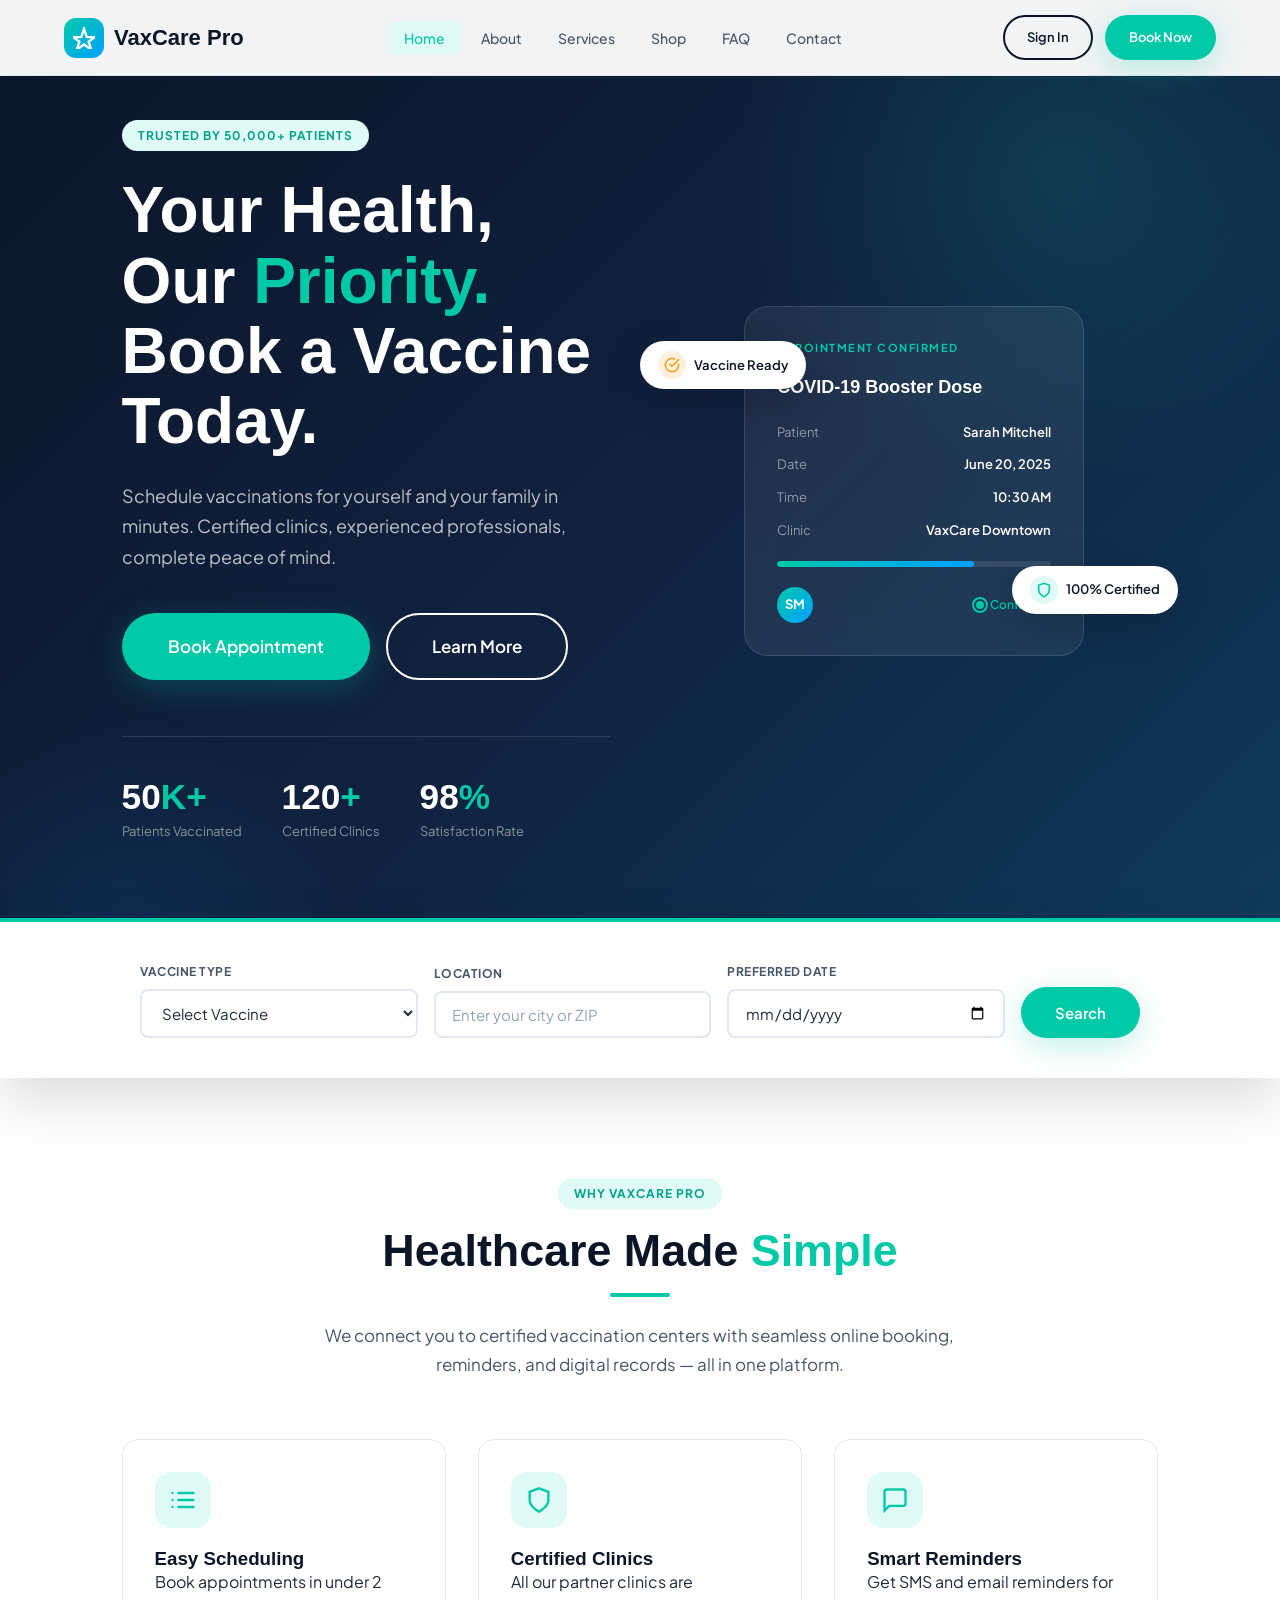
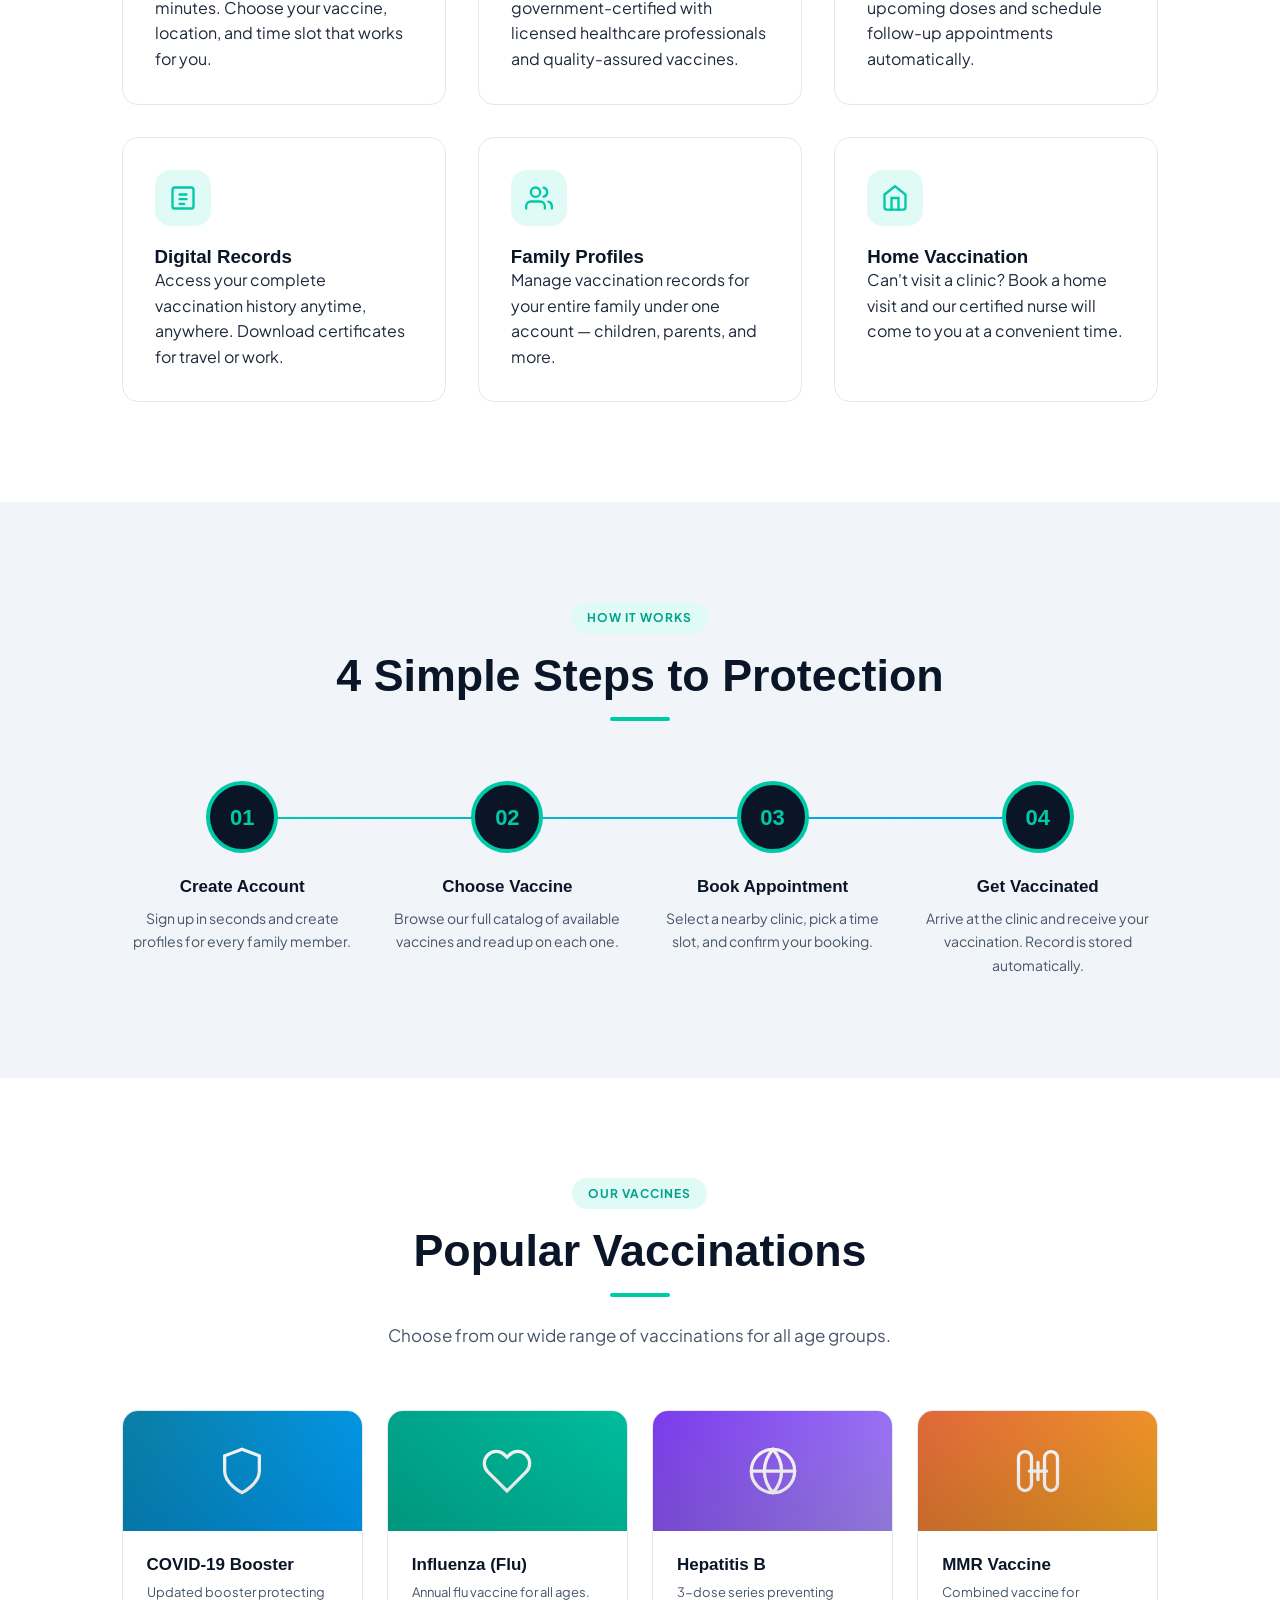
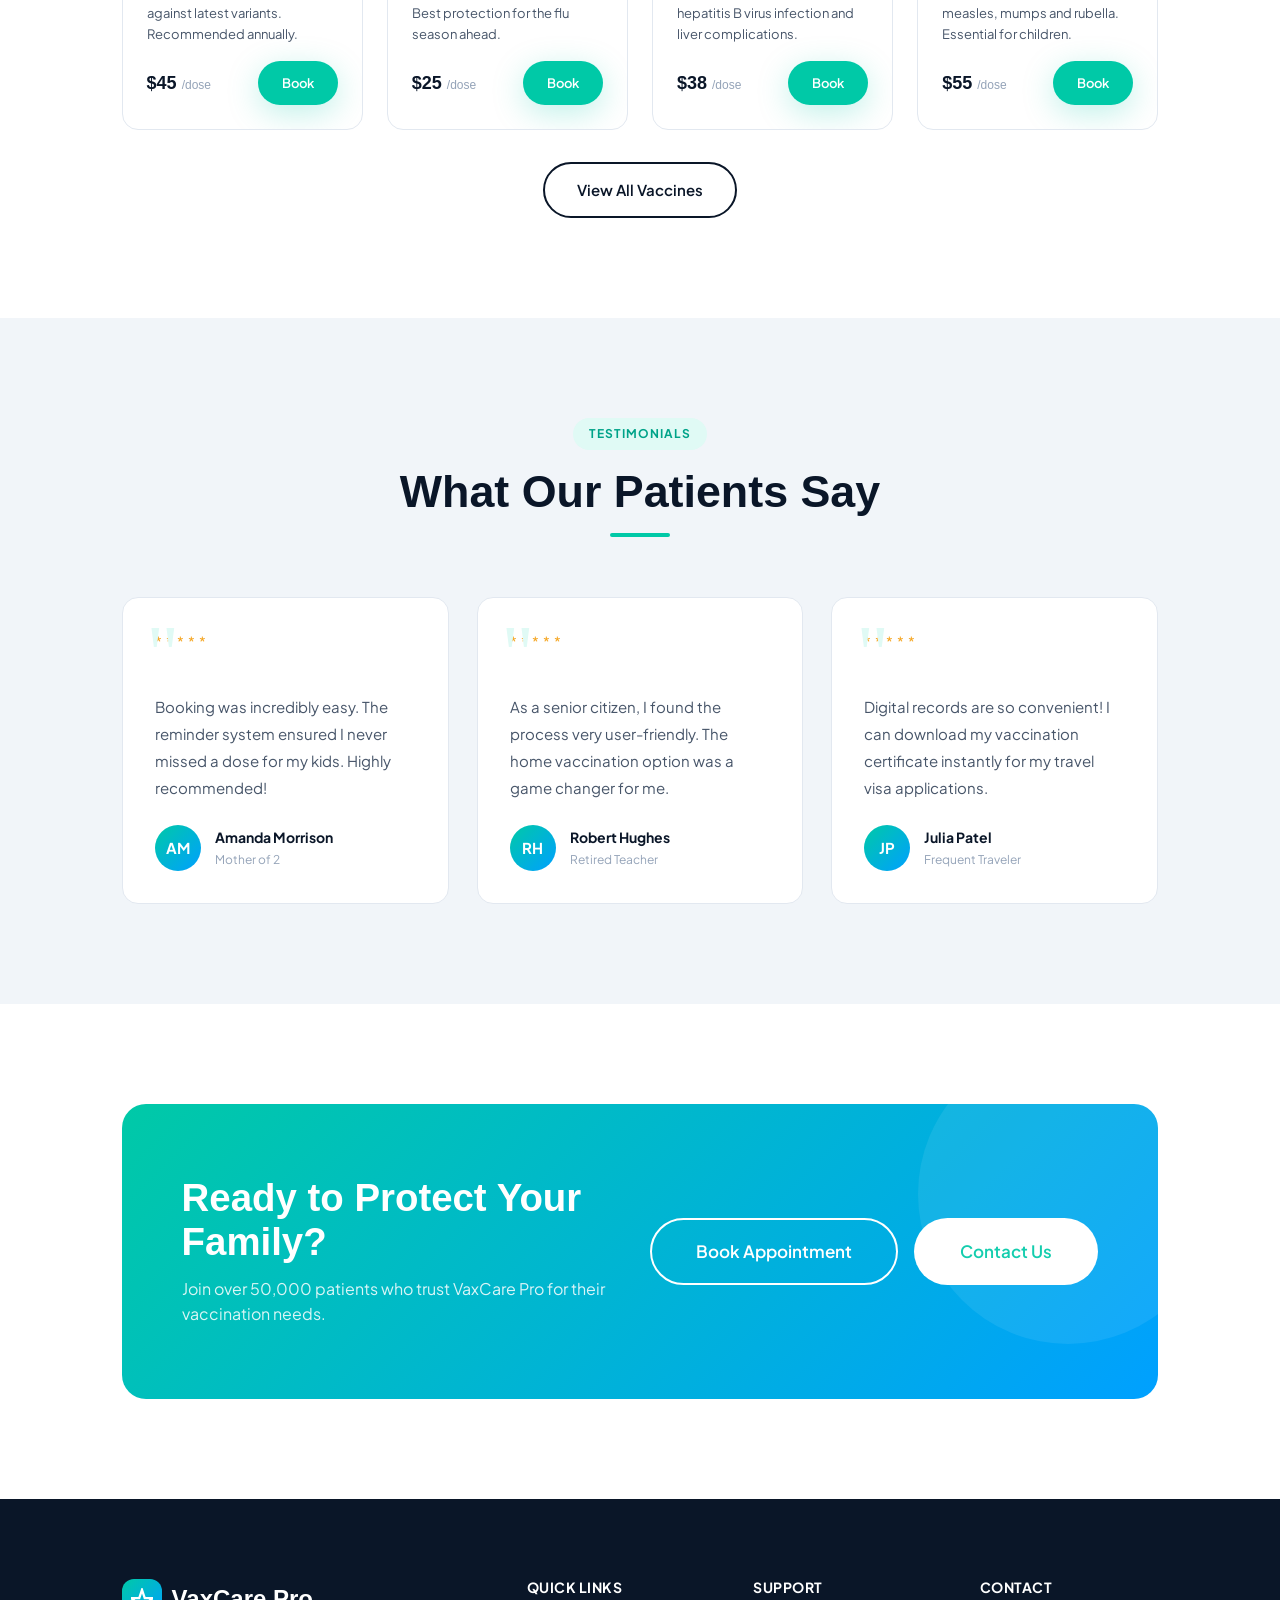
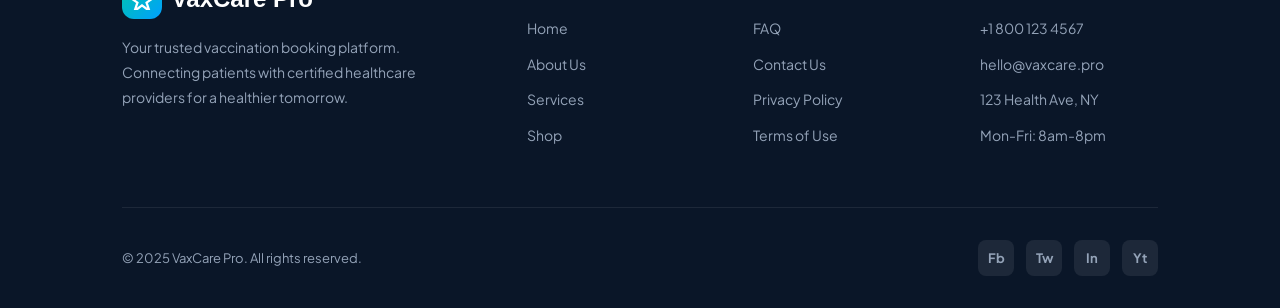
<file: index.html>
<!DOCTYPE html>
<html lang="en">
<head>
  <meta charset="UTF-8"/>
  <meta name="viewport" content="width=device-width, initial-scale=1.0"/>
  <title>VaxCare Pro — Vaccination Booking System</title>
  <link rel="stylesheet" href="file.css"/>
  <style>
    /* ============ HOME-SPECIFIC STYLES ============ */

    /* HERO */
    .hero {
      min-height: 100vh;
      background: linear-gradient(135deg, var(--navy) 0%, var(--navy-mid) 55%, #0d3a5c 100%);
      display: flex; align-items: center;
      padding: 120px 5% 80px;
      position: relative; overflow: hidden;
    }
    .hero::before {
      content: ''; position: absolute; top: -20%; right: -10%;
      width: 700px; height: 700px; border-radius: 50%;
      background: radial-gradient(circle, rgba(0,201,167,0.15) 0%, transparent 65%);
      pointer-events: none;
    }
    .hero::after {
      content: ''; position: absolute; bottom: -30%; left: -10%;
      width: 500px; height: 500px; border-radius: 50%;
      background: radial-gradient(circle, rgba(0,160,255,0.10) 0%, transparent 65%);
      pointer-events: none;
    }
    .hero-grid {
      display: grid; grid-template-columns: 1fr 1fr;
      gap: 60px; align-items: center;
      width: 90%; max-width: 1200px; margin: 0 auto;
      position: relative; z-index: 1;
    }
    .hero-badge { margin-bottom: 24px; }
    .hero h1 {
      font-size: clamp(2.8rem, 5vw, 4.5rem);
      color: var(--white); line-height: 1.1; margin-bottom: 24px;
    }
    .hero h1 span { color: var(--teal); }
    .hero-desc { color: rgba(255,255,255,0.72); font-size: 18px; line-height: 1.7; margin-bottom: 40px; max-width: 500px; }
    .hero-actions { display: flex; gap: 16px; flex-wrap: wrap; }
    .hero-stats { display: flex; gap: 40px; margin-top: 56px; padding-top: 40px; border-top: 1px solid rgba(255,255,255,0.12); }
    .stat h3 { font-size: 2.2rem; color: var(--white); font-family: var(--font-head); }
    .stat p { font-size: 13px; color: rgba(255,255,255,0.5); margin-top: 4px; }
    .stat span { color: var(--teal); }

    /* Hero Visual */
    .hero-visual { position: relative; display: flex; justify-content: center; align-items: center; }
    .hero-card-main {
      background: rgba(255,255,255,0.07);
      backdrop-filter: blur(20px);
      border: 1px solid rgba(255,255,255,0.12);
      border-radius: 24px; padding: 32px;
      width: 340px; animation: float 5s ease-in-out infinite;
    }
    .hc-label { font-size: 11px; font-weight: 700; letter-spacing: 1.5px; text-transform: uppercase; color: var(--teal); margin-bottom: 16px; }
    .hc-title { color: var(--white); font-size: 18px; font-weight: 700; font-family: var(--font-head); margin-bottom: 20px; }
    .hc-row { display: flex; justify-content: space-between; margin-bottom: 12px; }
    .hc-key { font-size: 13px; color: rgba(255,255,255,0.5); }
    .hc-val { font-size: 13px; color: var(--white); font-weight: 600; }
    .hc-progress { height: 6px; background: rgba(255,255,255,0.1); border-radius: 99px; margin: 20px 0; overflow: hidden; }
    .hc-progress-bar { height: 100%; background: linear-gradient(90deg, var(--teal), #00a0ff); border-radius: 99px; width: 72%; }
    .hc-footer { display: flex; align-items: center; justify-content: space-between; margin-top: 20px; }
    .hc-avatar { width: 36px; height: 36px; border-radius: 50%; background: linear-gradient(135deg, var(--teal), #00a0ff); display: flex; align-items: center; justify-content: center; font-size: 13px; font-weight: 700; color: white; }
    .hc-status { display: flex; align-items: center; gap: 6px; font-size: 12px; color: var(--teal); font-weight: 600; }
    .hc-dot { width: 8px; height: 8px; border-radius: 50%; background: var(--teal); position: relative; }
    .hc-dot::after { content: ''; position: absolute; inset: -4px; border-radius: 50%; border: 2px solid var(--teal); animation: pulse-ring 1.5s ease-out infinite; }

    .floating-pill {
      position: absolute; background: white; border-radius: 99px;
      padding: 10px 18px; display: flex; align-items: center; gap: 8px;
      box-shadow: 0 12px 40px rgba(0,0,0,0.2); font-size: 13px; font-weight: 600; color: var(--navy);
    }
    .floating-pill .pill-icon { width: 28px; height: 28px; border-radius: 50%; display: flex; align-items: center; justify-content: center; }
    .pill-1 { top: 10%; left: -30px; animation: float 4s ease-in-out infinite 1s; }
    .pill-2 { bottom: 12%; right: -20px; animation: float 4.5s ease-in-out infinite 0.5s; }
    .pill-1 .pill-icon { background: #fff0e0; }
    .pill-2 .pill-icon { background: var(--teal-light); }

    @media (max-width: 900px) {
      .hero-grid { grid-template-columns: 1fr; }
      .hero-visual { display: none; }
    }

    /* BOOKING STRIP */
    .booking-strip {
      background: var(--white);
      box-shadow: 0 -4px 0 var(--teal), var(--shadow-lg);
      padding: 40px 5%;
      position: relative; z-index: 10;
    }
    .booking-form {
      display: grid; grid-template-columns: 1fr 1fr 1fr auto;
      gap: 16px; align-items: end;
      max-width: 1000px; margin: 0 auto;
    }
    .booking-form .form-group { margin-bottom: 0; }
    .booking-form label { font-size: 12px; font-weight: 700; color: var(--gray-600); text-transform: uppercase; letter-spacing: 0.5px; }
    .booking-form input, .booking-form select {
      border-radius: var(--radius-sm); border: 2px solid var(--gray-200);
      padding: 12px 16px; font-size: 15px; width: 100%;
    }
    @media (max-width: 900px) { .booking-form { grid-template-columns: 1fr 1fr; } }
    @media (max-width: 600px) { .booking-form { grid-template-columns: 1fr; } }

    /* FEATURES SECTION */
    .feature-icon { font-size: 0; }

    /* HOW IT WORKS */
    .steps { display: grid; grid-template-columns: repeat(4,1fr); gap: 24px; position: relative; }
    .steps::before {
      content: ''; position: absolute; top: 36px; left: 12.5%; right: 12.5%;
      height: 2px; background: linear-gradient(90deg, var(--teal), #00a0ff);
      z-index: 0;
    }
    .step { text-align: center; position: relative; z-index: 1; }
    .step-num {
      width: 72px; height: 72px; border-radius: 50%;
      background: var(--navy); border: 4px solid var(--teal);
      display: flex; align-items: center; justify-content: center;
      margin: 0 auto 24px;
      font-size: 22px; font-weight: 800; font-family: var(--font-head); color: var(--teal);
    }
    .step h3 { font-size: 17px; color: var(--navy); margin-bottom: 10px; }
    .step p { font-size: 14px; color: var(--gray-600); line-height: 1.7; }
    @media (max-width: 768px) { .steps { grid-template-columns: 1fr 1fr; } .steps::before { display: none; } }
    @media (max-width: 480px) { .steps { grid-template-columns: 1fr; } }

    /* VACCINES SECTION */
    .vaccine-card {
      background: var(--white); border-radius: var(--radius-md);
      overflow: hidden; border: 1px solid var(--gray-200);
      transition: all var(--transition); cursor: pointer;
    }
    .vaccine-card:hover { transform: translateY(-6px); box-shadow: var(--shadow-lg); border-color: transparent; }
    .vaccine-card-top {
      height: 120px; display: flex; align-items: center; justify-content: center;
      position: relative; overflow: hidden;
    }
    .vaccine-card-top svg { width: 52px; height: 52px; stroke: var(--white); fill: none; stroke-width: 1.5; stroke-linecap: round; }
    .vaccine-card-body { padding: 24px; }
    .vaccine-card-body h4 { font-size: 17px; color: var(--navy); margin-bottom: 8px; }
    .vaccine-card-body p { font-size: 13px; color: var(--gray-600); line-height: 1.6; margin-bottom: 16px; }
    .vaccine-meta { display: flex; justify-content: space-between; align-items: center; }
    .vaccine-price { font-size: 18px; font-weight: 700; color: var(--navy); font-family: var(--font-head); }
    .vaccine-price span { font-size: 12px; color: var(--gray-400); font-weight: 400; }
    .vaccine-card-top::after {
      content: ''; position: absolute; inset: 0;
      background: linear-gradient(to bottom, transparent, rgba(0,0,0,0.15));
    }

    /* TESTIMONIALS */
    .testimonials-grid { display: grid; grid-template-columns: repeat(3,1fr); gap: 28px; }
    .testimonial {
      background: var(--white); padding: 32px; border-radius: var(--radius-md);
      border: 1px solid var(--gray-200); position: relative;
      transition: all var(--transition);
    }
    .testimonial:hover { border-color: var(--teal); box-shadow: var(--shadow-teal); }
    .testimonial::before { content: '"'; font-size: 80px; line-height: 1; color: var(--teal-light); font-family: Georgia, serif; position: absolute; top: 16px; left: 24px; }
    .testimonial-text { font-size: 15px; color: var(--gray-600); line-height: 1.8; margin-bottom: 24px; padding-top: 24px; }
    .testimonial-author { display: flex; align-items: center; gap: 14px; }
    .t-avatar { width: 46px; height: 46px; border-radius: 50%; background: linear-gradient(135deg, var(--teal), #00a0ff); display: flex; align-items: center; justify-content: center; color: white; font-weight: 700; font-size: 15px; flex-shrink: 0; }
    .t-name { font-weight: 700; font-size: 14px; color: var(--navy); }
    .t-role { font-size: 12px; color: var(--gray-400); margin-top: 2px; }
    .stars { color: var(--accent); font-size: 14px; letter-spacing: 1px; margin-bottom: 16px; }
    @media (max-width: 768px) { .testimonials-grid { grid-template-columns: 1fr; } }

    /* CTA BANNER */
    .cta-banner {
      background: linear-gradient(135deg, var(--teal) 0%, #00a0ff 100%);
      border-radius: var(--radius-lg); padding: 72px 60px;
      display: flex; align-items: center; justify-content: space-between; gap: 40px;
      position: relative; overflow: hidden;
    }
    .cta-banner::before {
      content: ''; position: absolute; right: -60px; top: -60px;
      width: 300px; height: 300px; border-radius: 50%;
      background: rgba(255,255,255,0.08);
    }
    .cta-banner h2 { color: var(--white); font-size: clamp(1.8rem, 3vw, 2.8rem); margin-bottom: 12px; }
    .cta-banner p { color: rgba(255,255,255,0.85); font-size: 16px; }
    .cta-actions { display: flex; gap: 16px; flex-shrink: 0; flex-wrap: wrap; }
    @media (max-width: 768px) { .cta-banner { flex-direction: column; padding: 48px 32px; } }
  </style>
</head>
<body>

<!-- NAVBAR -->
<nav class="navbar" id="navbar">
  <a href="index.html" class="nav-logo">
    <div class="nav-logo-icon">
      <svg viewBox="0 0 24 24"><path d="M12 2l3 9h9l-7 5 3 9-8-6-8 6 3-9-7-5h9z"/></svg>
    </div>
    VaxCare Pro
  </a>
  <ul class="nav-links">
    <li><a href="index.html" class="active">Home</a></li>
    <li><a href="about.html">About</a></li>
    <li><a href="services.html">Services</a></li>
    <li><a href="shop.html">Shop</a></li>
    <li><a href="faq.html">FAQ</a></li>
    <li><a href="contact.html">Contact</a></li>
  </ul>
  <div class="nav-actions">
    <a href="contact.html" class="btn btn-outline btn-sm">Sign In</a>
    <a href="services.html" class="btn btn-primary btn-sm">Book Now</a>
  </div>
  <button class="nav-hamburger" id="hamburger" aria-label="Menu">
    <span></span><span></span><span></span>
  </button>
</nav>

<!-- MOBILE MENU -->
<div class="mobile-menu" id="mobileMenu">
  <a href="index.html">Home</a>
  <a href="about.html">About</a>
  <a href="services.html">Services</a>
  <a href="shop.html">Shop</a>
  <a href="faq.html">FAQ</a>
  <a href="contact.html">Contact</a>
  <a href="services.html" class="btn btn-primary mobile-btn">Book Now</a>
</div>

<!-- HERO -->
<section class="hero">
  <div class="hero-grid">
    <div class="hero-content animate-fadeUp">
      <div class="hero-badge">
        <span class="badge badge-teal">Trusted by 50,000+ Patients</span>
      </div>
      <h1>Your Health,<br/>Our <span>Priority.</span><br/>Book a Vaccine Today.</h1>
      <p class="hero-desc">Schedule vaccinations for yourself and your family in minutes. Certified clinics, experienced professionals, complete peace of mind.</p>
      <div class="hero-actions">
        <a href="services.html" class="btn btn-primary btn-lg">Book Appointment</a>
        <a href="about.html" class="btn btn-outline-white btn-lg">Learn More</a>
      </div>
      <div class="hero-stats">
        <div class="stat"><h3>50<span>K+</span></h3><p>Patients Vaccinated</p></div>
        <div class="stat"><h3>120<span>+</span></h3><p>Certified Clinics</p></div>
        <div class="stat"><h3>98<span>%</span></h3><p>Satisfaction Rate</p></div>
      </div>
    </div>
    <div class="hero-visual">
      <div class="hero-card-main">
        <div class="hc-label">Appointment Confirmed</div>
        <div class="hc-title">COVID-19 Booster Dose</div>
        <div class="hc-row"><span class="hc-key">Patient</span><span class="hc-val">Sarah Mitchell</span></div>
        <div class="hc-row"><span class="hc-key">Date</span><span class="hc-val">June 20, 2025</span></div>
        <div class="hc-row"><span class="hc-key">Time</span><span class="hc-val">10:30 AM</span></div>
        <div class="hc-row"><span class="hc-key">Clinic</span><span class="hc-val">VaxCare Downtown</span></div>
        <div class="hc-progress"><div class="hc-progress-bar"></div></div>
        <div class="hc-footer">
          <div class="hc-avatar">SM</div>
          <div class="hc-status"><div class="hc-dot"></div>Confirmed</div>
        </div>
      </div>
      <div class="floating-pill pill-1">
        <div class="pill-icon"><svg width="16" height="16" viewBox="0 0 24 24" fill="none" stroke="#f5a623" stroke-width="2.5" stroke-linecap="round"><path d="M22 11.08V12a10 10 0 11-5.93-9.14"/><polyline points="22 4 12 14.01 9 11.01"/></svg></div>
        <span>Vaccine Ready</span>
      </div>
      <div class="floating-pill pill-2">
        <div class="pill-icon"><svg width="16" height="16" viewBox="0 0 24 24" fill="none" stroke="#00c9a7" stroke-width="2.5" stroke-linecap="round"><path d="M12 22s8-4 8-10V5l-8-3-8 3v7c0 6 8 10 8 10z"/></svg></div>
        <span>100% Certified</span>
      </div>
    </div>
  </div>
</section>

<!-- QUICK BOOKING STRIP -->
<section class="booking-strip">
  <div class="booking-form">
    <div class="form-group">
      <label>Vaccine Type</label>
      <select>
        <option>Select Vaccine</option>
        <option>COVID-19 Booster</option>
        <option>Influenza (Flu)</option>
        <option>Hepatitis B</option>
        <option>MMR Vaccine</option>
        <option>HPV Vaccine</option>
      </select>
    </div>
    <div class="form-group">
      <label>Location</label>
      <input type="text" placeholder="Enter your city or ZIP"/>
    </div>
    <div class="form-group">
      <label>Preferred Date</label>
      <input type="date"/>
    </div>
    <button class="btn btn-primary">Search</button>
  </div>
</section>

<!-- FEATURES -->
<section class="section">
  <div class="container">
    <div class="section-header" data-animate>
      <span class="badge badge-teal mb-4">Why VaxCare Pro</span>
      <h2>Healthcare Made <span class="text-teal">Simple</span></h2>
      <div class="divider"></div>
      <p>We connect you to certified vaccination centers with seamless online booking, reminders, and digital records — all in one platform.</p>
    </div>
    <div class="grid-3">
      <div class="card" data-animate data-delay="1">
        <div class="card-icon">
          <svg viewBox="0 0 24 24"><path d="M8 6h13M8 12h13M8 18h13M3 6h.01M3 12h.01M3 18h.01"/></svg>
        </div>
        <h3>Easy Scheduling</h3>
        <p>Book appointments in under 2 minutes. Choose your vaccine, location, and time slot that works for you.</p>
      </div>
      <div class="card" data-animate data-delay="2">
        <div class="card-icon">
          <svg viewBox="0 0 24 24"><path d="M12 22s8-4 8-10V5l-8-3-8 3v7c0 6 8 10 8 10z"/></svg>
        </div>
        <h3>Certified Clinics</h3>
        <p>All our partner clinics are government-certified with licensed healthcare professionals and quality-assured vaccines.</p>
      </div>
      <div class="card" data-animate data-delay="3">
        <div class="card-icon">
          <svg viewBox="0 0 24 24"><path d="M21 15a2 2 0 01-2 2H7l-4 4V5a2 2 0 012-2h14a2 2 0 012 2z"/></svg>
        </div>
        <h3>Smart Reminders</h3>
        <p>Get SMS and email reminders for upcoming doses and schedule follow-up appointments automatically.</p>
      </div>
      <div class="card" data-animate data-delay="4">
        <div class="card-icon">
          <svg viewBox="0 0 24 24"><rect x="3" y="3" width="18" height="18" rx="2"/><path d="M9 9h6M9 13h6M9 17h4"/></svg>
        </div>
        <h3>Digital Records</h3>
        <p>Access your complete vaccination history anytime, anywhere. Download certificates for travel or work.</p>
      </div>
      <div class="card" data-animate data-delay="5">
        <div class="card-icon">
          <svg viewBox="0 0 24 24"><path d="M17 21v-2a4 4 0 00-4-4H5a4 4 0 00-4 4v2"/><circle cx="9" cy="7" r="4"/><path d="M23 21v-2a4 4 0 00-3-3.87M16 3.13a4 4 0 010 7.75"/></svg>
        </div>
        <h3>Family Profiles</h3>
        <p>Manage vaccination records for your entire family under one account — children, parents, and more.</p>
      </div>
      <div class="card" data-animate data-delay="6">
        <div class="card-icon">
          <svg viewBox="0 0 24 24"><path d="M3 9l9-7 9 7v11a2 2 0 01-2 2H5a2 2 0 01-2-2z"/><polyline points="9 22 9 12 15 12 15 22"/></svg>
        </div>
        <h3>Home Vaccination</h3>
        <p>Can't visit a clinic? Book a home visit and our certified nurse will come to you at a convenient time.</p>
      </div>
    </div>
  </div>
</section>

<!-- HOW IT WORKS -->
<section class="section section-alt">
  <div class="container">
    <div class="section-header" data-animate>
      <span class="badge badge-teal mb-4">How It Works</span>
      <h2>4 Simple Steps to Protection</h2>
      <div class="divider"></div>
    </div>
    <div class="steps">
      <div class="step" data-animate data-delay="1">
        <div class="step-num">01</div>
        <h3>Create Account</h3>
        <p>Sign up in seconds and create profiles for every family member.</p>
      </div>
      <div class="step" data-animate data-delay="2">
        <div class="step-num">02</div>
        <h3>Choose Vaccine</h3>
        <p>Browse our full catalog of available vaccines and read up on each one.</p>
      </div>
      <div class="step" data-animate data-delay="3">
        <div class="step-num">03</div>
        <h3>Book Appointment</h3>
        <p>Select a nearby clinic, pick a time slot, and confirm your booking.</p>
      </div>
      <div class="step" data-animate data-delay="4">
        <div class="step-num">04</div>
        <h3>Get Vaccinated</h3>
        <p>Arrive at the clinic and receive your vaccination. Record is stored automatically.</p>
      </div>
    </div>
  </div>
</section>

<!-- VACCINES -->
<section class="section">
  <div class="container">
    <div class="section-header" data-animate>
      <span class="badge badge-teal mb-4">Our Vaccines</span>
      <h2>Popular Vaccinations</h2>
      <div class="divider"></div>
      <p>Choose from our wide range of vaccinations for all age groups.</p>
    </div>
    <div class="grid-4">
      <div class="vaccine-card" data-animate data-delay="1">
        <div class="vaccine-card-top" style="background: linear-gradient(135deg, #0a7ea4, #00a0ff);">
          <svg viewBox="0 0 24 24"><path d="M12 22s8-4 8-10V5l-8-3-8 3v7c0 6 8 10 8 10z"/></svg>
        </div>
        <div class="vaccine-card-body">
          <h4>COVID-19 Booster</h4>
          <p>Updated booster protecting against latest variants. Recommended annually.</p>
          <div class="vaccine-meta">
            <div class="vaccine-price">$45 <span>/dose</span></div>
            <a href="services.html" class="btn btn-primary btn-sm">Book</a>
          </div>
        </div>
      </div>
      <div class="vaccine-card" data-animate data-delay="2">
        <div class="vaccine-card-top" style="background: linear-gradient(135deg, #00a389, #00c9a7);">
          <svg viewBox="0 0 24 24"><path d="M20.84 4.61a5.5 5.5 0 00-7.78 0L12 5.67l-1.06-1.06a5.5 5.5 0 00-7.78 7.78l1.06 1.06L12 21.23l7.78-7.78 1.06-1.06a5.5 5.5 0 000-7.78z"/></svg>
        </div>
        <div class="vaccine-card-body">
          <h4>Influenza (Flu)</h4>
          <p>Annual flu vaccine for all ages. Best protection for the flu season ahead.</p>
          <div class="vaccine-meta">
            <div class="vaccine-price">$25 <span>/dose</span></div>
            <a href="services.html" class="btn btn-primary btn-sm">Book</a>
          </div>
        </div>
      </div>
      <div class="vaccine-card" data-animate data-delay="3">
        <div class="vaccine-card-top" style="background: linear-gradient(135deg, #7c3aed, #a78bfa);">
          <svg viewBox="0 0 24 24"><circle cx="12" cy="12" r="10"/><line x1="2" y1="12" x2="22" y2="12"/><path d="M12 2a15.3 15.3 0 014 10 15.3 15.3 0 01-4 10 15.3 15.3 0 01-4-10A15.3 15.3 0 0112 2z"/></svg>
        </div>
        <div class="vaccine-card-body">
          <h4>Hepatitis B</h4>
          <p>3-dose series preventing hepatitis B virus infection and liver complications.</p>
          <div class="vaccine-meta">
            <div class="vaccine-price">$38 <span>/dose</span></div>
            <a href="services.html" class="btn btn-primary btn-sm">Book</a>
          </div>
        </div>
      </div>
      <div class="vaccine-card" data-animate data-delay="4">
        <div class="vaccine-card-top" style="background: linear-gradient(135deg, #e0673a, #f5a623);">
          <svg viewBox="0 0 24 24"><path d="M18 3a3 3 0 00-3 3v12a3 3 0 006 0V6a3 3 0 00-3-3zM6 3a3 3 0 00-3 3v12a3 3 0 006 0V6a3 3 0 00-3-3zM12 8v8M8 12h8"/></svg>
        </div>
        <div class="vaccine-card-body">
          <h4>MMR Vaccine</h4>
          <p>Combined vaccine for measles, mumps and rubella. Essential for children.</p>
          <div class="vaccine-meta">
            <div class="vaccine-price">$55 <span>/dose</span></div>
            <a href="services.html" class="btn btn-primary btn-sm">Book</a>
          </div>
        </div>
      </div>
    </div>
    <div class="text-center mt-8">
      <a href="shop.html" class="btn btn-outline">View All Vaccines</a>
    </div>
  </div>
</section>

<!-- TESTIMONIALS -->
<section class="section section-alt">
  <div class="container">
    <div class="section-header" data-animate>
      <span class="badge badge-teal mb-4">Testimonials</span>
      <h2>What Our Patients Say</h2>
      <div class="divider"></div>
    </div>
    <div class="testimonials-grid">
      <div class="testimonial" data-animate data-delay="1">
        <div class="stars">* * * * *</div>
        <p class="testimonial-text">Booking was incredibly easy. The reminder system ensured I never missed a dose for my kids. Highly recommended!</p>
        <div class="testimonial-author">
          <div class="t-avatar">AM</div>
          <div><div class="t-name">Amanda Morrison</div><div class="t-role">Mother of 2</div></div>
        </div>
      </div>
      <div class="testimonial" data-animate data-delay="2">
        <div class="stars">* * * * *</div>
        <p class="testimonial-text">As a senior citizen, I found the process very user-friendly. The home vaccination option was a game changer for me.</p>
        <div class="testimonial-author">
          <div class="t-avatar">RH</div>
          <div><div class="t-name">Robert Hughes</div><div class="t-role">Retired Teacher</div></div>
        </div>
      </div>
      <div class="testimonial" data-animate data-delay="3">
        <div class="stars">* * * * *</div>
        <p class="testimonial-text">Digital records are so convenient! I can download my vaccination certificate instantly for my travel visa applications.</p>
        <div class="testimonial-author">
          <div class="t-avatar">JP</div>
          <div><div class="t-name">Julia Patel</div><div class="t-role">Frequent Traveler</div></div>
        </div>
      </div>
    </div>
  </div>
</section>

<!-- CTA SECTION -->
<section class="section">
  <div class="container">
    <div class="cta-banner" data-animate>
      <div>
        <h2>Ready to Protect Your Family?</h2>
        <p>Join over 50,000 patients who trust VaxCare Pro for their vaccination needs.</p>
      </div>
      <div class="cta-actions">
        <a href="services.html" class="btn btn-outline-white btn-lg">Book Appointment</a>
        <a href="contact.html" class="btn btn-lg" style="background:white; color:var(--teal);">Contact Us</a>
      </div>
    </div>
  </div>
</section>

<!-- FOOTER -->
<footer class="footer">
  <div class="container">
    <div class="footer-grid">
      <div class="footer-brand">
        <div class="footer-logo">
          <div class="nav-logo-icon">
            <svg viewBox="0 0 24 24" width="22" height="22" fill="none" stroke="white" stroke-width="2.5" stroke-linecap="round"><path d="M12 2l3 9h9l-7 5 3 9-8-6-8 6 3-9-7-5h9z"/></svg>
          </div>
          VaxCare Pro
        </div>
        <p>Your trusted vaccination booking platform. Connecting patients with certified healthcare providers for a healthier tomorrow.</p>
      </div>
      <div class="footer-col">
        <h4>Quick Links</h4>
        <ul>
          <li><a href="index.html">Home</a></li>
          <li><a href="about.html">About Us</a></li>
          <li><a href="services.html">Services</a></li>
          <li><a href="shop.html">Shop</a></li>
        </ul>
      </div>
      <div class="footer-col">
        <h4>Support</h4>
        <ul>
          <li><a href="faq.html">FAQ</a></li>
          <li><a href="contact.html">Contact Us</a></li>
          <li><a href="#">Privacy Policy</a></li>
          <li><a href="#">Terms of Use</a></li>
        </ul>
      </div>
      <div class="footer-col">
        <h4>Contact</h4>
        <ul>
          <li><a href="tel:+18001234567">+1 800 123 4567</a></li>
          <li><a href="mailto:hello@vaxcare.pro">hello@vaxcare.pro</a></li>
          <li><a href="#">123 Health Ave, NY</a></li>
          <li><a href="#">Mon-Fri: 8am-8pm</a></li>
        </ul>
      </div>
    </div>
    <div class="footer-bottom">
      <p>&copy; 2025 VaxCare Pro. All rights reserved.</p>
      <div class="footer-social">
        <a href="#" class="social-btn">Fb</a>
        <a href="#" class="social-btn">Tw</a>
        <a href="#" class="social-btn">In</a>
        <a href="#" class="social-btn">Yt</a>
      </div>
    </div>
  </div>
</footer>

<script>
  // Navbar scroll effect
  const navbar = document.getElementById('navbar');
  window.addEventListener('scroll', () => {
    navbar.classList.toggle('scrolled', window.scrollY > 20);
  });

  // Mobile menu
  const hamburger = document.getElementById('hamburger');
  const mobileMenu = document.getElementById('mobileMenu');
  hamburger.addEventListener('click', () => {
    mobileMenu.classList.toggle('open');
  });

  // Scroll animations
  const observer = new IntersectionObserver((entries) => {
    entries.forEach(e => { if (e.isIntersecting) e.target.classList.add('visible'); });
  }, { threshold: 0.15 });
  document.querySelectorAll('[data-animate]').forEach(el => observer.observe(el));
</script>
</body>
</html>
</file>
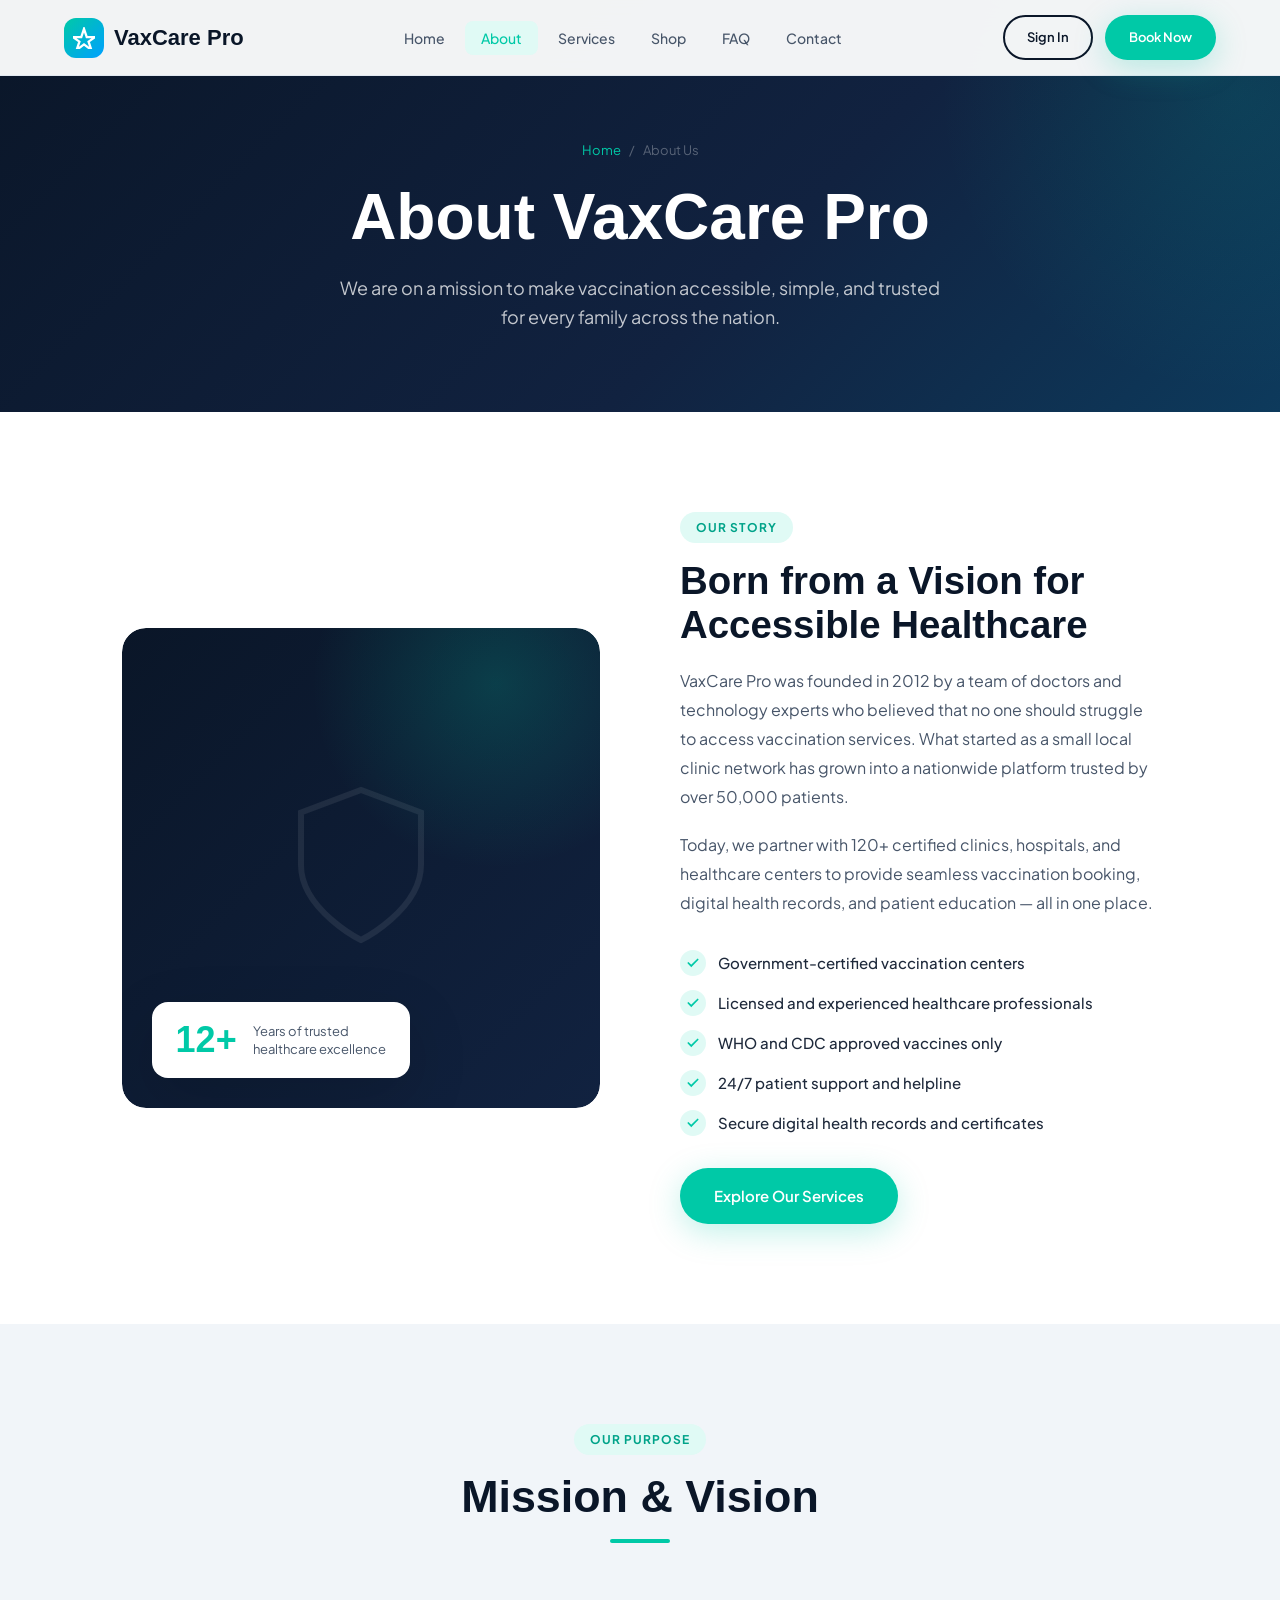
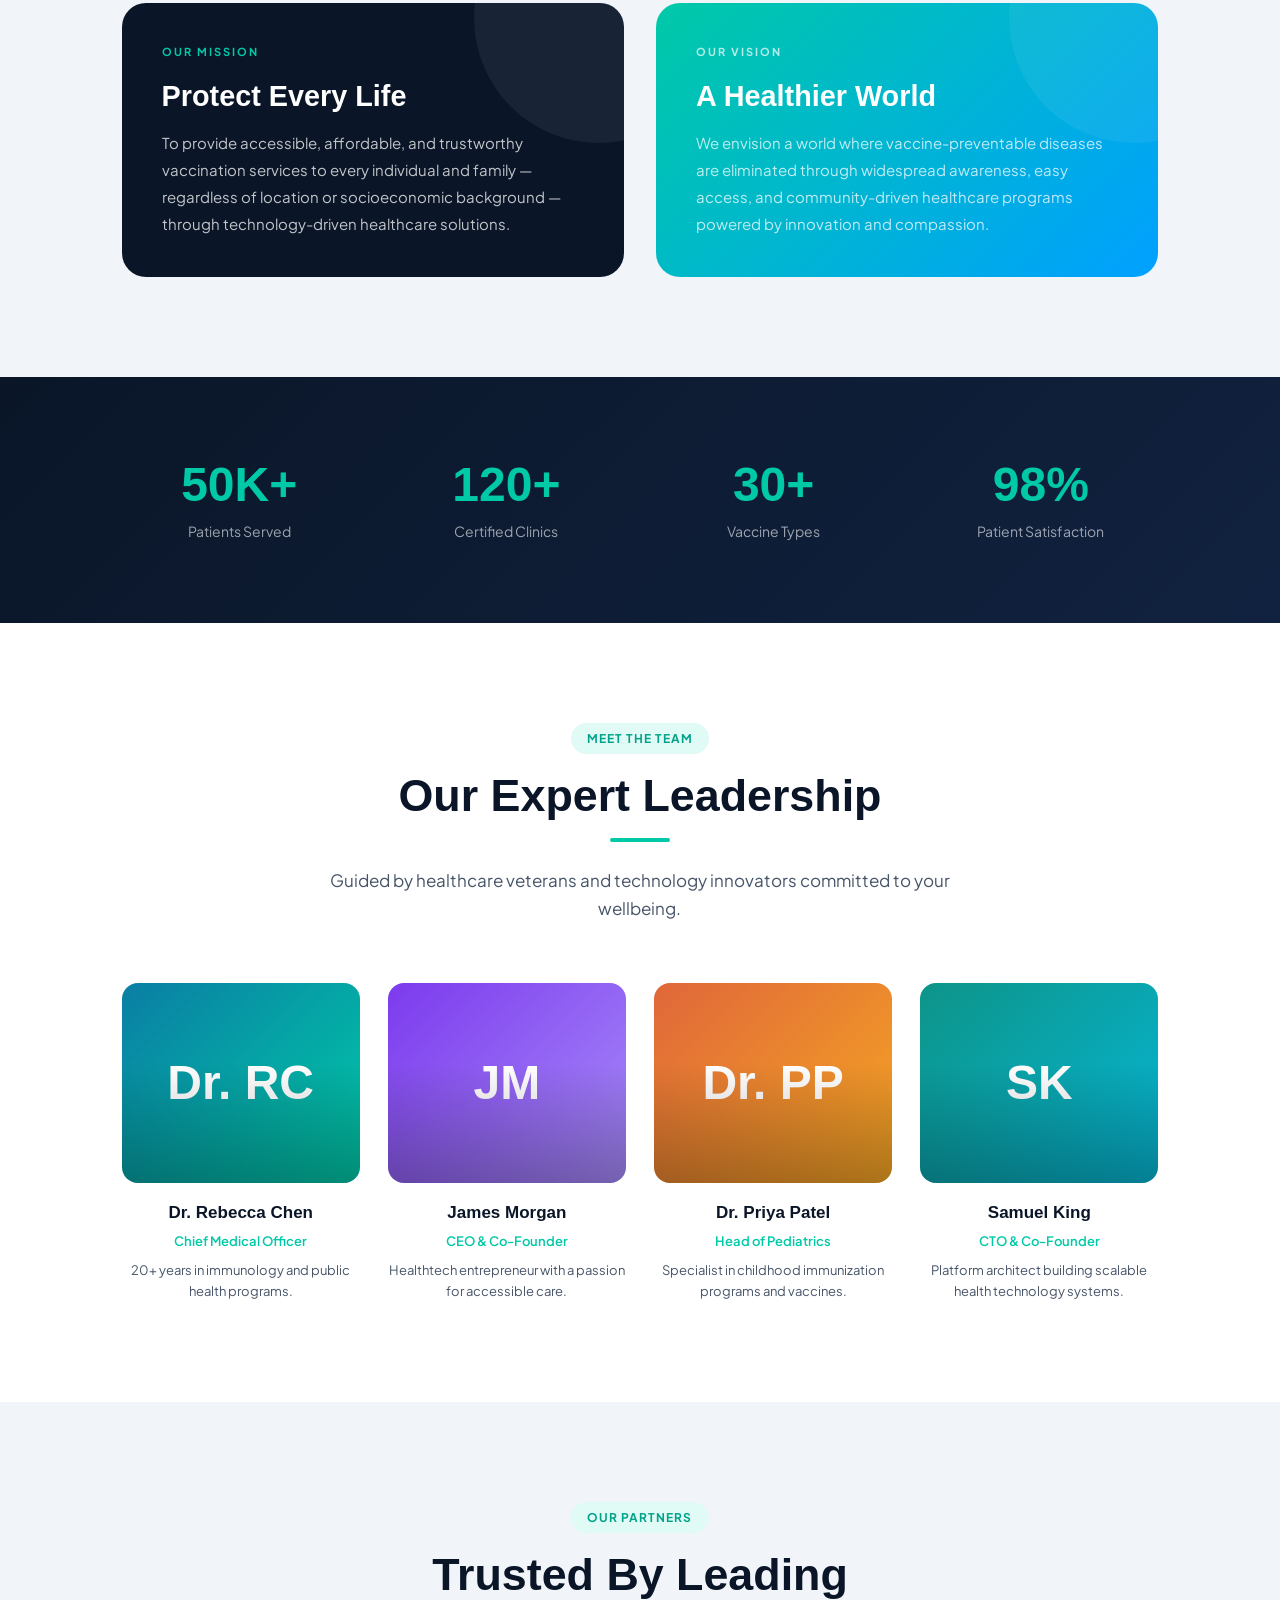
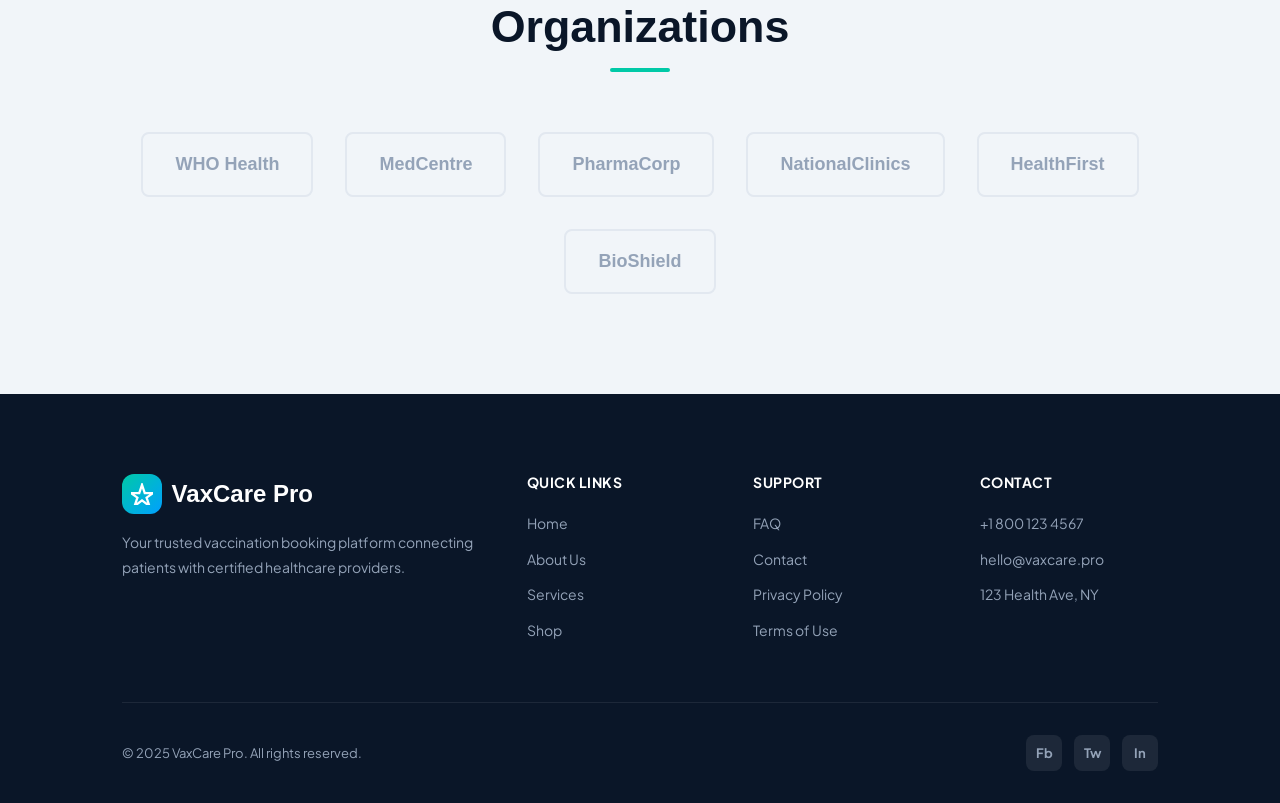
<file: about.html>
<!DOCTYPE html>
<html lang="en">
<head>
  <meta charset="UTF-8"/>
  <meta name="viewport" content="width=device-width, initial-scale=1.0"/>
  <title>About Us — VaxCare Pro</title>
  <link rel="stylesheet" href="file.css"/>
  <style>
    /* ABOUT-SPECIFIC */
    .about-intro {
      display: grid; grid-template-columns: 1fr 1fr;
      gap: 80px; align-items: center;
    }
    .about-img-wrapper {
      position: relative; border-radius: var(--radius-lg); overflow: hidden;
    }
    .about-img-placeholder {
      width: 100%; height: 480px;
      background: linear-gradient(135deg, var(--navy), var(--navy-mid));
      border-radius: var(--radius-lg);
      display: flex; align-items: center; justify-content: center;
      position: relative; overflow: hidden;
    }
    .about-img-placeholder::before {
      content: ''; position: absolute; top: -30%; right: -20%;
      width: 400px; height: 400px; border-radius: 50%;
      background: radial-gradient(circle, rgba(0,201,167,0.2) 0%, transparent 65%);
    }
    .about-img-icon { color: rgba(255,255,255,0.08); }
    .about-img-icon svg { width: 180px; height: 180px; stroke: currentColor; fill: none; stroke-width: 0.8; }
    .about-badge-float {
      position: absolute; bottom: 30px; left: 30px;
      background: white; border-radius: var(--radius-md); padding: 20px 24px;
      box-shadow: var(--shadow-lg); display: flex; align-items: center; gap: 16px;
    }
    .about-badge-float .big-num { font-family: var(--font-head); font-size: 36px; font-weight: 800; color: var(--teal); line-height: 1; }
    .about-badge-float p { font-size: 13px; color: var(--gray-600); line-height: 1.4; }

    .about-content h2 { font-size: clamp(2rem,3vw,3rem); margin-bottom: 20px; }
    .about-content p { color: var(--gray-600); font-size: 16px; line-height: 1.8; margin-bottom: 20px; }
    .about-checks { list-style: none; display: flex; flex-direction: column; gap: 14px; margin: 32px 0; }
    .about-checks li { display: flex; align-items: center; gap: 12px; font-size: 15px; color: var(--gray-700); font-weight: 500; }
    .check-icon { width: 26px; height: 26px; border-radius: 50%; background: var(--teal-light); flex-shrink: 0; display: flex; align-items: center; justify-content: center; }
    .check-icon svg { width: 14px; height: 14px; stroke: var(--teal); fill: none; stroke-width: 3; stroke-linecap: round; }
    @media (max-width:900px) { .about-intro { grid-template-columns:1fr; } }

    /* MISSION VISION */
    .mv-grid { display: grid; grid-template-columns:1fr 1fr; gap:32px; }
    .mv-card {
      padding: 40px; border-radius: var(--radius-lg);
      position: relative; overflow: hidden;
    }
    .mv-card-mission { background: var(--navy); }
    .mv-card-vision { background: linear-gradient(135deg, var(--teal), #00a0ff); }
    .mv-card::before {
      content: ''; position: absolute; top: -40%; right: -20%;
      width: 250px; height: 250px; border-radius: 50%;
      background: rgba(255,255,255,0.06);
    }
    .mv-card-label { font-size: 11px; font-weight: 700; letter-spacing: 2px; text-transform: uppercase; margin-bottom: 20px; }
    .mv-card-mission .mv-card-label { color: var(--teal); }
    .mv-card-vision .mv-card-label { color: rgba(255,255,255,0.7); }
    .mv-card h3 { font-size: 1.8rem; color: white; margin-bottom: 16px; }
    .mv-card p { color: rgba(255,255,255,0.75); font-size: 15px; line-height: 1.8; }
    @media (max-width:768px) { .mv-grid { grid-template-columns:1fr; } }

    /* TEAM */
    .team-grid { display: grid; grid-template-columns: repeat(4,1fr); gap: 28px; }
    .team-card { text-align: center; }
    .team-avatar {
      width: 100%; height: 200px; border-radius: var(--radius-md); margin-bottom: 20px;
      display: flex; align-items: center; justify-content: center;
      font-family: var(--font-head); font-size: 48px; font-weight: 800; color: white;
      position: relative; overflow: hidden;
    }
    .team-avatar::after {
      content: ''; position: absolute; inset: 0;
      background: linear-gradient(to bottom, transparent 40%, rgba(0,0,0,0.3));
    }
    .team-card h4 { font-size: 17px; color: var(--navy); margin-bottom: 4px; }
    .team-card span { font-size: 13px; color: var(--teal); font-weight: 600; }
    .team-card p { font-size: 13px; color: var(--gray-600); margin-top: 8px; line-height: 1.6; }
    @media (max-width:900px) { .team-grid { grid-template-columns:1fr 1fr; } }
    @media (max-width:480px) { .team-grid { grid-template-columns:1fr; } }

    /* STATS BAND */
    .stats-band {
      background: linear-gradient(135deg, var(--navy) 0%, var(--navy-mid) 100%);
      padding: 80px 5%;
    }
    .stats-band-grid { display: grid; grid-template-columns: repeat(4,1fr); gap: 32px; text-align: center; }
    .band-stat h2 { font-size: 3rem; color: var(--teal); margin-bottom: 8px; }
    .band-stat p { color: rgba(255,255,255,0.6); font-size: 14px; }
    @media (max-width:768px) { .stats-band-grid { grid-template-columns:1fr 1fr; } }
    @media (max-width:480px) { .stats-band-grid { grid-template-columns:1fr; } }

    /* PARTNERS */
    .partners-strip { display: flex; gap: 32px; align-items: center; justify-content: center; flex-wrap: wrap; }
    .partner-logo {
      padding: 16px 32px; border-radius: var(--radius-sm);
      border: 2px solid var(--gray-200); font-weight: 700; font-family: var(--font-head);
      font-size: 18px; color: var(--gray-400); transition: all var(--transition);
    }
    .partner-logo:hover { border-color: var(--teal); color: var(--teal); }
  </style>
</head>
<body>

<!-- NAVBAR -->
<nav class="navbar" id="navbar">
  <a href="index.html" class="nav-logo">
    <div class="nav-logo-icon">
      <svg viewBox="0 0 24 24" width="22" height="22" fill="none" stroke="white" stroke-width="2.5" stroke-linecap="round"><path d="M12 2l3 9h9l-7 5 3 9-8-6-8 6 3-9-7-5h9z"/></svg>
    </div>
    VaxCare Pro
  </a>
  <ul class="nav-links">
    <li><a href="index.html">Home</a></li>
    <li><a href="about.html" class="active">About</a></li>
    <li><a href="services.html">Services</a></li>
    <li><a href="shop.html">Shop</a></li>
    <li><a href="faq.html">FAQ</a></li>
    <li><a href="contact.html">Contact</a></li>
  </ul>
  <div class="nav-actions">
    <a href="contact.html" class="btn btn-outline btn-sm">Sign In</a>
    <a href="services.html" class="btn btn-primary btn-sm">Book Now</a>
  </div>
  <button class="nav-hamburger" id="hamburger"><span></span><span></span><span></span></button>
</nav>
<div class="mobile-menu" id="mobileMenu">
  <a href="index.html">Home</a><a href="about.html">About</a>
  <a href="services.html">Services</a><a href="shop.html">Shop</a>
  <a href="faq.html">FAQ</a><a href="contact.html">Contact</a>
  <a href="services.html" class="btn btn-primary mobile-btn">Book Now</a>
</div>

<!-- PAGE HERO -->
<div class="page-hero">
  <div class="breadcrumb"><a href="index.html">Home</a><span>/</span><span>About Us</span></div>
  <h1>About VaxCare Pro</h1>
  <p>We are on a mission to make vaccination accessible, simple, and trusted for every family across the nation.</p>
</div>

<!-- ABOUT INTRO -->
<section class="section">
  <div class="container">
    <div class="about-intro">
      <div class="about-img-wrapper" data-animate>
        <div class="about-img-placeholder">
          <div class="about-img-icon">
            <svg viewBox="0 0 24 24"><path d="M12 22s8-4 8-10V5l-8-3-8 3v7c0 6 8 10 8 10z"/></svg>
          </div>
        </div>
        <div class="about-badge-float">
          <div class="big-num">12+</div>
          <p>Years of trusted<br/>healthcare excellence</p>
        </div>
      </div>
      <div class="about-content" data-animate data-delay="2">
        <span class="badge badge-teal mb-4">Our Story</span>
        <h2>Born from a Vision for Accessible Healthcare</h2>
        <p>VaxCare Pro was founded in 2012 by a team of doctors and technology experts who believed that no one should struggle to access vaccination services. What started as a small local clinic network has grown into a nationwide platform trusted by over 50,000 patients.</p>
        <p>Today, we partner with 120+ certified clinics, hospitals, and healthcare centers to provide seamless vaccination booking, digital health records, and patient education — all in one place.</p>
        <ul class="about-checks">
          <li><div class="check-icon"><svg viewBox="0 0 24 24"><polyline points="20 6 9 17 4 12"/></svg></div>Government-certified vaccination centers</li>
          <li><div class="check-icon"><svg viewBox="0 0 24 24"><polyline points="20 6 9 17 4 12"/></svg></div>Licensed and experienced healthcare professionals</li>
          <li><div class="check-icon"><svg viewBox="0 0 24 24"><polyline points="20 6 9 17 4 12"/></svg></div>WHO and CDC approved vaccines only</li>
          <li><div class="check-icon"><svg viewBox="0 0 24 24"><polyline points="20 6 9 17 4 12"/></svg></div>24/7 patient support and helpline</li>
          <li><div class="check-icon"><svg viewBox="0 0 24 24"><polyline points="20 6 9 17 4 12"/></svg></div>Secure digital health records and certificates</li>
        </ul>
        <a href="services.html" class="btn btn-primary">Explore Our Services</a>
      </div>
    </div>
  </div>
</section>

<!-- MISSION & VISION -->
<section class="section section-alt">
  <div class="container">
    <div class="section-header" data-animate>
      <span class="badge badge-teal mb-4">Our Purpose</span>
      <h2>Mission &amp; Vision</h2>
      <div class="divider"></div>
    </div>
    <div class="mv-grid">
      <div class="mv-card mv-card-mission" data-animate data-delay="1">
        <div class="mv-card-label">Our Mission</div>
        <h3>Protect Every Life</h3>
        <p>To provide accessible, affordable, and trustworthy vaccination services to every individual and family — regardless of location or socioeconomic background — through technology-driven healthcare solutions.</p>
      </div>
      <div class="mv-card mv-card-vision" data-animate data-delay="2">
        <div class="mv-card-label">Our Vision</div>
        <h3>A Healthier World</h3>
        <p>We envision a world where vaccine-preventable diseases are eliminated through widespread awareness, easy access, and community-driven healthcare programs powered by innovation and compassion.</p>
      </div>
    </div>
  </div>
</section>

<!-- STATS BAND -->
<div class="stats-band">
  <div class="container">
    <div class="stats-band-grid">
      <div class="band-stat" data-animate><h2>50K+</h2><p>Patients Served</p></div>
      <div class="band-stat" data-animate data-delay="1"><h2>120+</h2><p>Certified Clinics</p></div>
      <div class="band-stat" data-animate data-delay="2"><h2>30+</h2><p>Vaccine Types</p></div>
      <div class="band-stat" data-animate data-delay="3"><h2>98%</h2><p>Patient Satisfaction</p></div>
    </div>
  </div>
</div>

<!-- TEAM -->
<section class="section">
  <div class="container">
    <div class="section-header" data-animate>
      <span class="badge badge-teal mb-4">Meet the Team</span>
      <h2>Our Expert Leadership</h2>
      <div class="divider"></div>
      <p>Guided by healthcare veterans and technology innovators committed to your wellbeing.</p>
    </div>
    <div class="team-grid">
      <div class="team-card" data-animate data-delay="1">
        <div class="team-avatar" style="background: linear-gradient(135deg, #0a7ea4, #00c9a7);">Dr. RC</div>
        <h4>Dr. Rebecca Chen</h4>
        <span>Chief Medical Officer</span>
        <p>20+ years in immunology and public health programs.</p>
      </div>
      <div class="team-card" data-animate data-delay="2">
        <div class="team-avatar" style="background: linear-gradient(135deg, #7c3aed, #a78bfa);">JM</div>
        <h4>James Morgan</h4>
        <span>CEO &amp; Co-Founder</span>
        <p>Healthtech entrepreneur with a passion for accessible care.</p>
      </div>
      <div class="team-card" data-animate data-delay="3">
        <div class="team-avatar" style="background: linear-gradient(135deg, #e0673a, #f5a623);">Dr. PP</div>
        <h4>Dr. Priya Patel</h4>
        <span>Head of Pediatrics</span>
        <p>Specialist in childhood immunization programs and vaccines.</p>
      </div>
      <div class="team-card" data-animate data-delay="4">
        <div class="team-avatar" style="background: linear-gradient(135deg, #0d9488, #06b6d4);">SK</div>
        <h4>Samuel King</h4>
        <span>CTO &amp; Co-Founder</span>
        <p>Platform architect building scalable health technology systems.</p>
      </div>
    </div>
  </div>
</section>

<!-- PARTNERS -->
<section class="section section-alt">
  <div class="container">
    <div class="section-header" data-animate>
      <span class="badge badge-teal mb-4">Our Partners</span>
      <h2>Trusted By Leading Organizations</h2>
      <div class="divider"></div>
    </div>
    <div class="partners-strip">
      <div class="partner-logo">WHO Health</div>
      <div class="partner-logo">MedCentre</div>
      <div class="partner-logo">PharmaCorp</div>
      <div class="partner-logo">NationalClinics</div>
      <div class="partner-logo">HealthFirst</div>
      <div class="partner-logo">BioShield</div>
    </div>
  </div>
</section>

<!-- FOOTER -->
<footer class="footer">
  <div class="container">
    <div class="footer-grid">
      <div class="footer-brand">
        <div class="footer-logo">
          <div class="nav-logo-icon"><svg viewBox="0 0 24 24" width="22" height="22" fill="none" stroke="white" stroke-width="2.5" stroke-linecap="round"><path d="M12 2l3 9h9l-7 5 3 9-8-6-8 6 3-9-7-5h9z"/></svg></div>
          VaxCare Pro
        </div>
        <p>Your trusted vaccination booking platform connecting patients with certified healthcare providers.</p>
      </div>
      <div class="footer-col"><h4>Quick Links</h4><ul><li><a href="index.html">Home</a></li><li><a href="about.html">About Us</a></li><li><a href="services.html">Services</a></li><li><a href="shop.html">Shop</a></li></ul></div>
      <div class="footer-col"><h4>Support</h4><ul><li><a href="faq.html">FAQ</a></li><li><a href="contact.html">Contact</a></li><li><a href="#">Privacy Policy</a></li><li><a href="#">Terms of Use</a></li></ul></div>
      <div class="footer-col"><h4>Contact</h4><ul><li><a href="tel:+18001234567">+1 800 123 4567</a></li><li><a href="mailto:hello@vaxcare.pro">hello@vaxcare.pro</a></li><li><a href="#">123 Health Ave, NY</a></li></ul></div>
    </div>
    <div class="footer-bottom">
      <p>&copy; 2025 VaxCare Pro. All rights reserved.</p>
      <div class="footer-social"><a href="#" class="social-btn">Fb</a><a href="#" class="social-btn">Tw</a><a href="#" class="social-btn">In</a></div>
    </div>
  </div>
</footer>

<script>
  const navbar = document.getElementById('navbar');
  window.addEventListener('scroll', () => navbar.classList.toggle('scrolled', window.scrollY > 20));
  document.getElementById('hamburger').addEventListener('click', () => document.getElementById('mobileMenu').classList.toggle('open'));
  const observer = new IntersectionObserver((entries) => entries.forEach(e => { if(e.isIntersecting) e.target.classList.add('visible'); }), {threshold:0.15});
  document.querySelectorAll('[data-animate]').forEach(el => observer.observe(el));
</script>
</body>
</html>
</file>
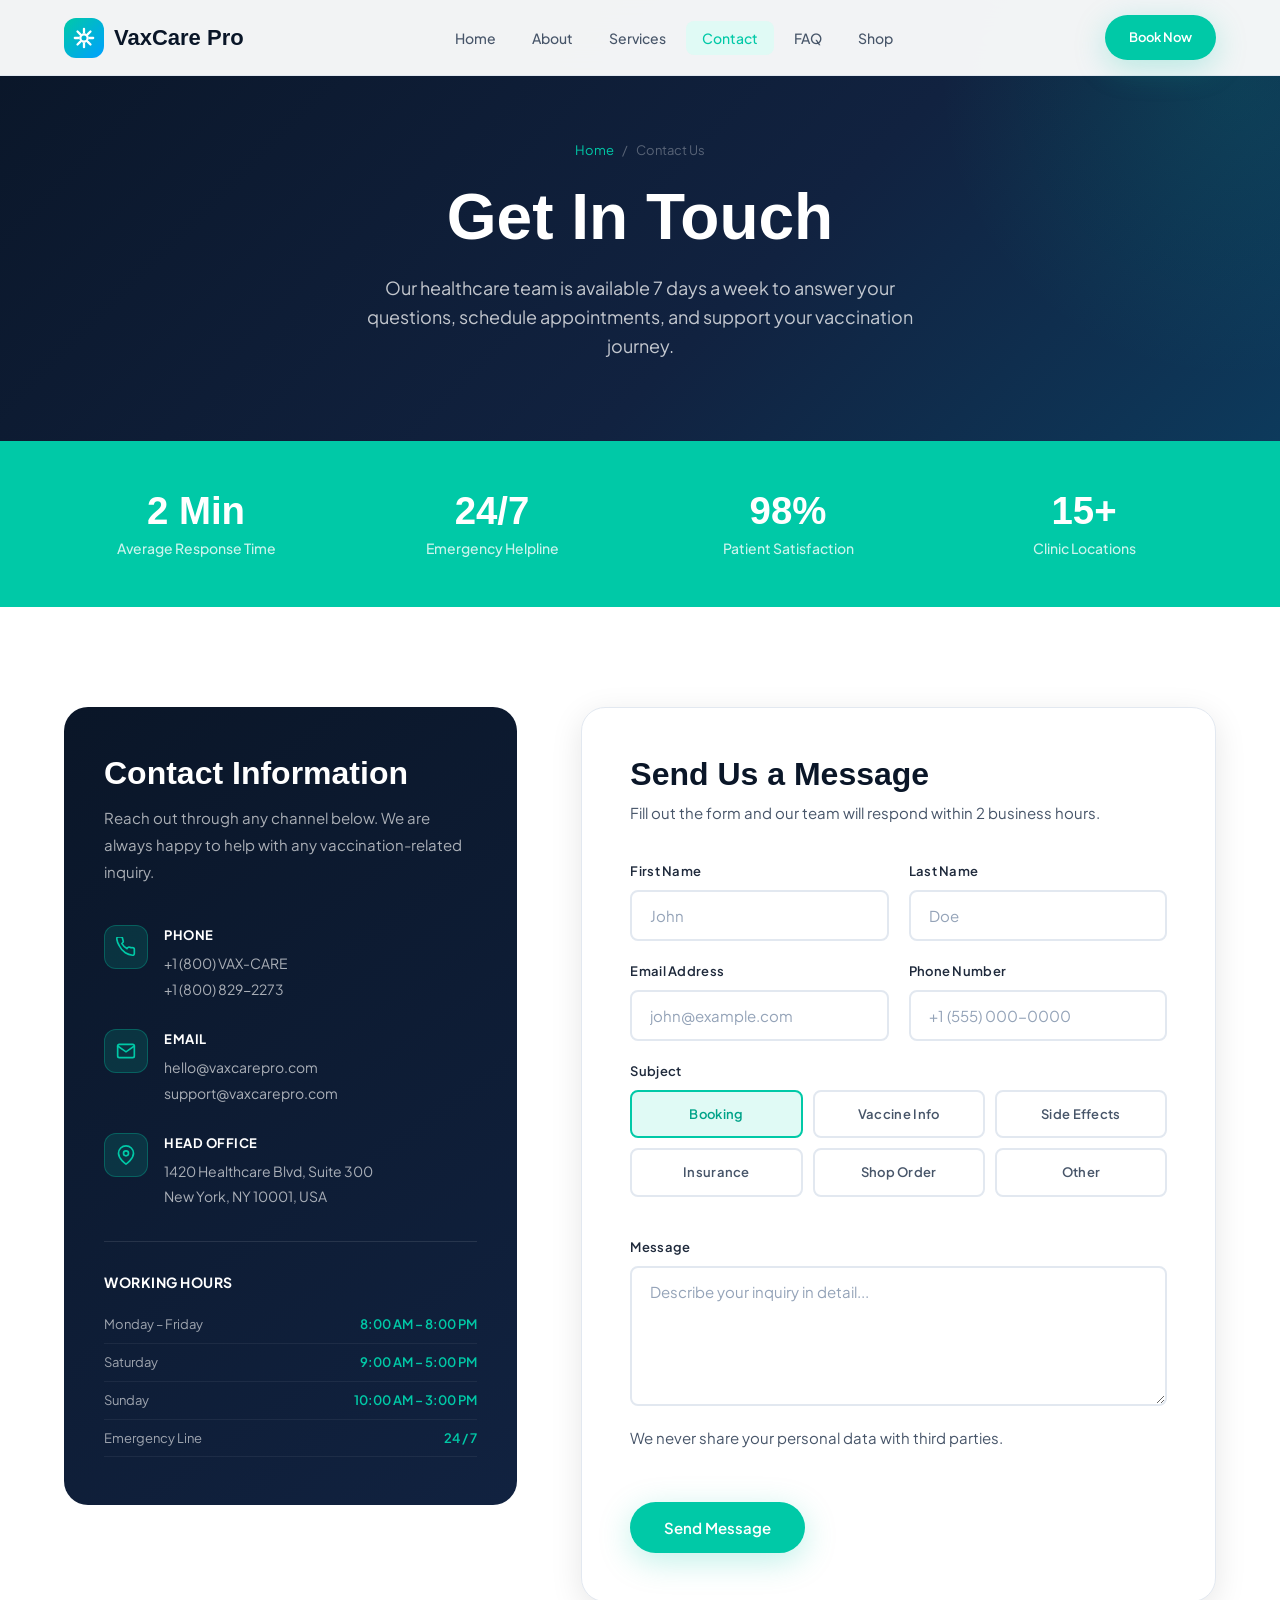
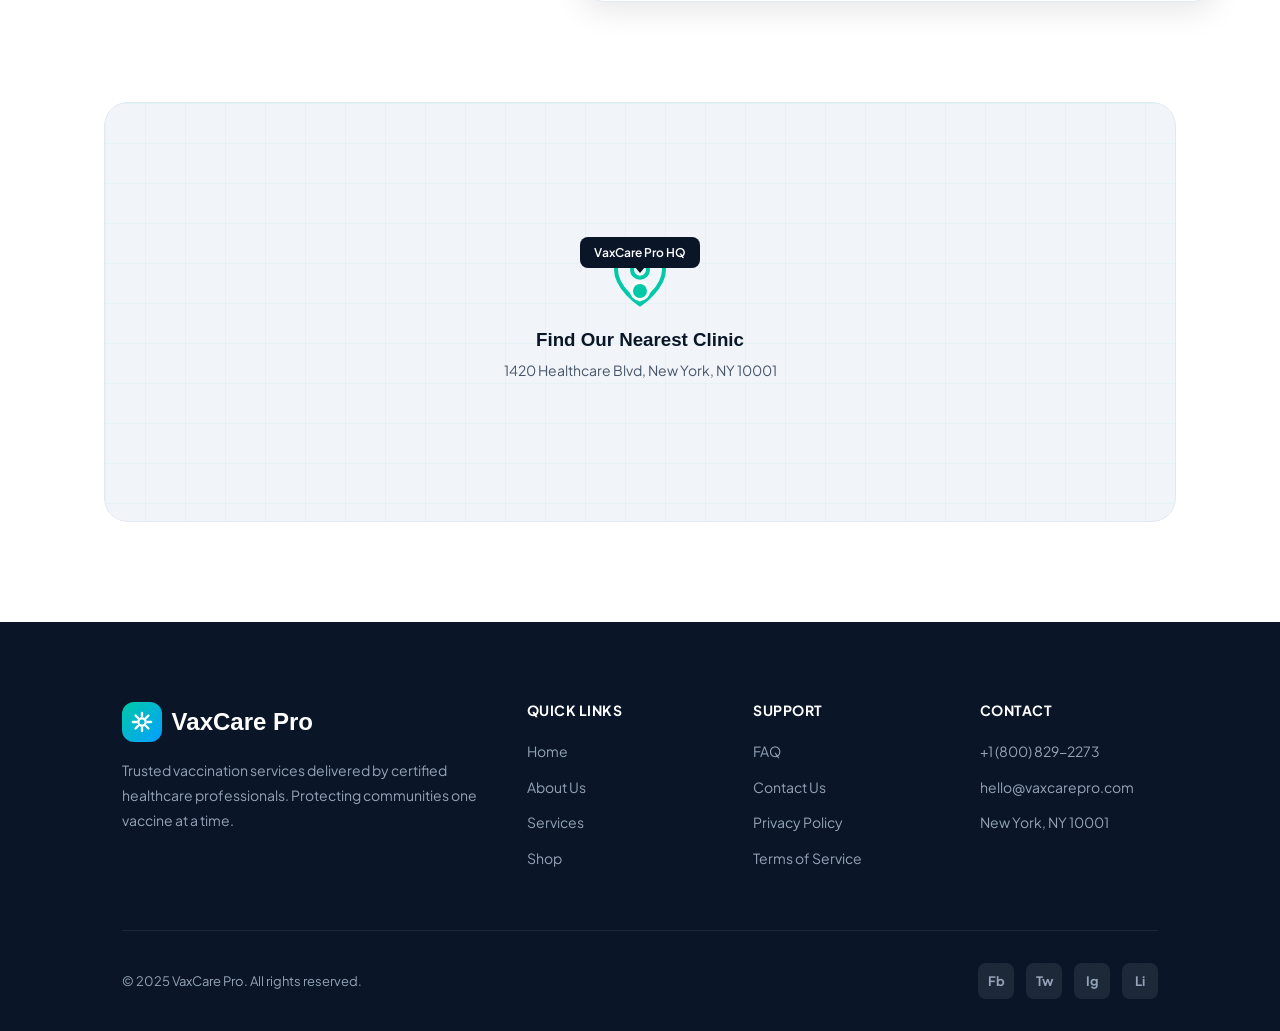
<file: contact.html>
<!DOCTYPE html>
<html lang="en">
<head>
  <meta charset="UTF-8" />
  <meta name="viewport" content="width=device-width, initial-scale=1.0"/>
  <title>Contact Us — VaxCare Pro</title>
  <link rel="stylesheet" href="file.css"/>
  <style>
    .contact-section {
      padding: 100px 5%;
      background: var(--white);
    }
    .contact-layout {
      display: grid;
      grid-template-columns: 1fr 1.4fr;
      gap: 64px;
      align-items: start;
      max-width: 1200px;
      margin: 0 auto;
    }
    .contact-info-card {
      background: linear-gradient(145deg, var(--navy), var(--navy-mid));
      border-radius: var(--radius-lg);
      padding: 48px 40px;
      color: var(--white);
      position: sticky;
      top: 100px;
    }
    .contact-info-card h2 {
      color: var(--white);
      font-size: 2rem;
      margin-bottom: 12px;
    }
    .contact-info-card p {
      color: rgba(255,255,255,0.65);
      font-size: 15px;
      line-height: 1.8;
      margin-bottom: 40px;
    }
    .contact-item {
      display: flex;
      align-items: flex-start;
      gap: 16px;
      margin-bottom: 28px;
    }
    .contact-item-icon {
      width: 44px;
      height: 44px;
      border-radius: 12px;
      background: rgba(0,201,167,0.15);
      border: 1px solid rgba(0,201,167,0.3);
      display: flex;
      align-items: center;
      justify-content: center;
      flex-shrink: 0;
    }
    .contact-item-icon svg {
      width: 20px;
      height: 20px;
      stroke: var(--teal);
      fill: none;
      stroke-width: 2;
      stroke-linecap: round;
    }
    .contact-item-text strong {
      display: block;
      color: var(--white);
      font-size: 13px;
      font-weight: 700;
      letter-spacing: 0.5px;
      text-transform: uppercase;
      margin-bottom: 4px;
    }
    .contact-item-text span {
      color: rgba(255,255,255,0.65);
      font-size: 14px;
      line-height: 1.6;
    }
    .contact-divider {
      height: 1px;
      background: rgba(255,255,255,0.1);
      margin: 32px 0;
    }
    .contact-hours h4 {
      color: var(--white);
      font-size: 14px;
      font-weight: 700;
      letter-spacing: 0.5px;
      text-transform: uppercase;
      margin-bottom: 16px;
      font-family: var(--font-body);
    }
    .hours-row {
      display: flex;
      justify-content: space-between;
      font-size: 13px;
      color: rgba(255,255,255,0.6);
      padding: 8px 0;
      border-bottom: 1px solid rgba(255,255,255,0.06);
    }
    .hours-row span:last-child { color: var(--teal); font-weight: 600; }

    /* FORM CARD */
    .form-card {
      background: var(--white);
      border-radius: var(--radius-lg);
      padding: 48px;
      border: 1px solid var(--gray-200);
      box-shadow: var(--shadow-md);
    }
    .form-card h2 {
      font-size: 2rem;
      margin-bottom: 8px;
    }
    .form-card p {
      color: var(--gray-600);
      font-size: 15px;
      margin-bottom: 36px;
    }
    .form-row {
      display: grid;
      grid-template-columns: 1fr 1fr;
      gap: 20px;
    }
    .subject-grid {
      display: grid;
      grid-template-columns: repeat(3, 1fr);
      gap: 10px;
      margin-bottom: 20px;
    }
    .subject-option {
      position: relative;
    }
    .subject-option input[type="radio"] {
      position: absolute;
      opacity: 0;
      width: 0;
    }
    .subject-option label {
      display: flex;
      align-items: center;
      justify-content: center;
      padding: 12px 8px;
      border-radius: var(--radius-sm);
      border: 2px solid var(--gray-200);
      font-size: 13px;
      font-weight: 600;
      color: var(--gray-600);
      cursor: pointer;
      text-align: center;
      transition: all var(--transition);
    }
    .subject-option input[type="radio"]:checked + label {
      border-color: var(--teal);
      background: var(--teal-light);
      color: var(--teal-dark);
    }
    .subject-option label:hover {
      border-color: var(--teal);
      color: var(--teal);
    }
    .form-submit-row {
      display: flex;
      align-items: center;
      justify-content: space-between;
      gap: 16px;
      margin-top: 8px;
      flex-wrap: wrap;
    }
    .form-note {
      font-size: 13px;
      color: var(--gray-400);
    }
    .success-msg {
      display: none;
      background: var(--teal-light);
      border: 1px solid var(--teal);
      border-radius: var(--radius-sm);
      padding: 16px 20px;
      color: var(--teal-dark);
      font-size: 14px;
      font-weight: 600;
      margin-top: 16px;
      align-items: center;
      gap: 10px;
    }
    .success-msg.show { display: flex; }

    /* MAP SECTION */
    .map-section {
      padding: 0 5% 100px;
      max-width: 1200px;
      margin: 0 auto;
    }
    .map-container {
      border-radius: var(--radius-lg);
      overflow: hidden;
      height: 420px;
      border: 1px solid var(--gray-200);
      background: var(--gray-100);
      position: relative;
      display: flex;
      align-items: center;
      justify-content: center;
    }
    .map-placeholder {
      text-align: center;
    }
    .map-placeholder svg {
      width: 64px;
      height: 64px;
      stroke: var(--teal);
      fill: none;
      stroke-width: 1.5;
      margin: 0 auto 16px;
    }
    .map-placeholder h3 { color: var(--navy); margin-bottom: 8px; }
    .map-placeholder p { color: var(--gray-600); font-size: 14px; }
    .map-grid {
      position: absolute;
      inset: 0;
      background-image:
        linear-gradient(rgba(0,201,167,0.05) 1px, transparent 1px),
        linear-gradient(90deg, rgba(0,201,167,0.05) 1px, transparent 1px);
      background-size: 40px 40px;
    }
    .map-pin {
      position: absolute;
      top: 45%;
      left: 50%;
      transform: translate(-50%, -50%);
    }
    .map-pin-dot {
      width: 20px;
      height: 20px;
      background: var(--teal);
      border-radius: 50%;
      border: 3px solid var(--white);
      box-shadow: 0 0 0 0 rgba(0,201,167,0.4);
      animation: pulse-ring 1.8s ease-out infinite;
      position: relative;
      z-index: 2;
    }
    .map-pin-label {
      position: absolute;
      top: -44px;
      left: 50%;
      transform: translateX(-50%);
      background: var(--navy);
      color: var(--white);
      font-size: 12px;
      font-weight: 600;
      padding: 6px 14px;
      border-radius: 8px;
      white-space: nowrap;
    }
    .map-pin-label::after {
      content: '';
      position: absolute;
      bottom: -5px;
      left: 50%;
      transform: translateX(-50%);
      width: 0;
      height: 0;
      border-left: 5px solid transparent;
      border-right: 5px solid transparent;
      border-top: 6px solid var(--navy);
    }

    /* STATS BAR */
    .stats-bar {
      background: var(--teal);
      padding: 48px 5%;
    }
    .stats-bar-inner {
      max-width: 1200px;
      margin: 0 auto;
      display: grid;
      grid-template-columns: repeat(4, 1fr);
      gap: 32px;
      text-align: center;
    }
    .stats-bar-item h3 {
      color: var(--white);
      font-size: 2.4rem;
      margin-bottom: 4px;
    }
    .stats-bar-item p {
      color: rgba(255,255,255,0.8);
      font-size: 14px;
      font-weight: 500;
    }

    @media (max-width: 900px) {
      .contact-layout { grid-template-columns: 1fr; }
      .contact-info-card { position: static; }
      .form-row { grid-template-columns: 1fr; }
      .subject-grid { grid-template-columns: repeat(2, 1fr); }
      .stats-bar-inner { grid-template-columns: repeat(2, 1fr); }
      .form-card { padding: 32px 24px; }
    }
    @media (max-width: 480px) {
      .stats-bar-inner { grid-template-columns: 1fr 1fr; }
      .subject-grid { grid-template-columns: 1fr 1fr; }
    }
  </style>
</head>
<body>

<!-- NAVBAR -->
<nav class="navbar" id="navbar">
  <a href="index.html" class="nav-logo">
    <div class="nav-logo-icon">
      <svg viewBox="0 0 24 24"><path d="M12 2L12 6M12 18L12 22M4.93 4.93L7.76 7.76M16.24 16.24L19.07 19.07M2 12L6 12M18 12L22 12M4.93 19.07L7.76 16.24M16.24 7.76L19.07 4.93"/><circle cx="12" cy="12" r="4"/></svg>
    </div>
    VaxCare Pro
  </a>
  <ul class="nav-links">
    <li><a href="index.html">Home</a></li>
    <li><a href="about.html">About</a></li>
    <li><a href="services.html">Services</a></li>
    <li><a href="contact.html" class="active">Contact</a></li>
    <li><a href="faq.html">FAQ</a></li>
    <li><a href="shop.html">Shop</a></li>
  </ul>
  <div class="nav-actions">
    <a href="services.html" class="btn btn-primary btn-sm">Book Now</a>
  </div>
  <button class="nav-hamburger" id="hamburger" aria-label="Menu">
    <span></span><span></span><span></span>
  </button>
</nav>

<!-- MOBILE MENU -->
<div class="mobile-menu" id="mobileMenu">
  <a href="index.html">Home</a>
  <a href="about.html">About</a>
  <a href="services.html">Services</a>
  <a href="contact.html" class="active">Contact</a>
  <a href="faq.html">FAQ</a>
  <a href="shop.html">Shop</a>
  <a href="services.html" class="btn btn-primary mobile-btn">Book Appointment</a>
</div>

<!-- PAGE HERO -->
<section class="page-hero">
  <div class="breadcrumb">
    <a href="index.html">Home</a>
    <span>/</span>
    <span>Contact Us</span>
  </div>
  <h1 data-animate>Get In Touch</h1>
  <p data-animate data-delay="1">Our healthcare team is available 7 days a week to answer your questions, schedule appointments, and support your vaccination journey.</p>
</section>

<!-- STATS BAR -->
<div class="stats-bar">
  <div class="stats-bar-inner">
    <div class="stats-bar-item" data-animate>
      <h3>2 Min</h3>
      <p>Average Response Time</p>
    </div>
    <div class="stats-bar-item" data-animate data-delay="1">
      <h3>24/7</h3>
      <p>Emergency Helpline</p>
    </div>
    <div class="stats-bar-item" data-animate data-delay="2">
      <h3>98%</h3>
      <p>Patient Satisfaction</p>
    </div>
    <div class="stats-bar-item" data-animate data-delay="3">
      <h3>15+</h3>
      <p>Clinic Locations</p>
    </div>
  </div>
</div>

<!-- CONTACT SECTION -->
<section class="contact-section">
  <div class="contact-layout">

    <!-- INFO CARD -->
    <div class="contact-info-card" data-animate>
      <h2>Contact Information</h2>
      <p>Reach out through any channel below. We are always happy to help with any vaccination-related inquiry.</p>

      <div class="contact-item">
        <div class="contact-item-icon">
          <svg viewBox="0 0 24 24"><path d="M22 16.92v3a2 2 0 01-2.18 2 19.79 19.79 0 01-8.63-3.07A19.5 19.5 0 013.95 10.5 19.79 19.79 0 01.88 1.9 2 2 0 012.86 0h3a2 2 0 012 1.72 12.84 12.84 0 00.7 2.81 2 2 0 01-.45 2.11L7.09 7.91a16 16 0 006 6l1.27-1.27a2 2 0 012.11-.45 12.84 12.84 0 002.81.7A2 2 0 0122 14.92z"/></svg>
        </div>
        <div class="contact-item-text">
          <strong>Phone</strong>
          <span>+1 (800) VAX-CARE<br/>+1 (800) 829-2273</span>
        </div>
      </div>

      <div class="contact-item">
        <div class="contact-item-icon">
          <svg viewBox="0 0 24 24"><path d="M4 4h16c1.1 0 2 .9 2 2v12c0 1.1-.9 2-2 2H4c-1.1 0-2-.9-2-2V6c0-1.1.9-2 2-2z"/><polyline points="22,6 12,13 2,6"/></svg>
        </div>
        <div class="contact-item-text">
          <strong>Email</strong>
          <span>hello@vaxcarepro.com<br/>support@vaxcarepro.com</span>
        </div>
      </div>

      <div class="contact-item">
        <div class="contact-item-icon">
          <svg viewBox="0 0 24 24"><path d="M21 10c0 7-9 13-9 13s-9-6-9-13a9 9 0 0118 0z"/><circle cx="12" cy="10" r="3"/></svg>
        </div>
        <div class="contact-item-text">
          <strong>Head Office</strong>
          <span>1420 Healthcare Blvd, Suite 300<br/>New York, NY 10001, USA</span>
        </div>
      </div>

      <div class="contact-divider"></div>

      <div class="contact-hours">
        <h4>Working Hours</h4>
        <div class="hours-row"><span>Monday – Friday</span><span>8:00 AM – 8:00 PM</span></div>
        <div class="hours-row"><span>Saturday</span><span>9:00 AM – 5:00 PM</span></div>
        <div class="hours-row"><span>Sunday</span><span>10:00 AM – 3:00 PM</span></div>
        <div class="hours-row"><span>Emergency Line</span><span>24 / 7</span></div>
      </div>
    </div>

    <!-- FORM CARD -->
    <div class="form-card" data-animate data-delay="2">
      <h2>Send Us a Message</h2>
      <p>Fill out the form and our team will respond within 2 business hours.</p>

      <form id="contactForm" novalidate>
        <div class="form-row">
          <div class="form-group">
            <label for="firstName">First Name</label>
            <input type="text" id="firstName" placeholder="John" required/>
          </div>
          <div class="form-group">
            <label for="lastName">Last Name</label>
            <input type="text" id="lastName" placeholder="Doe" required/>
          </div>
        </div>

        <div class="form-row">
          <div class="form-group">
            <label for="email">Email Address</label>
            <input type="email" id="email" placeholder="john@example.com" required/>
          </div>
          <div class="form-group">
            <label for="phone">Phone Number</label>
            <input type="tel" id="phone" placeholder="+1 (555) 000-0000"/>
          </div>
        </div>

        <div class="form-group">
          <label>Subject</label>
          <div class="subject-grid">
            <div class="subject-option">
              <input type="radio" name="subject" id="sub1" value="Booking" checked/>
              <label for="sub1">Booking</label>
            </div>
            <div class="subject-option">
              <input type="radio" name="subject" id="sub2" value="Vaccine Info"/>
              <label for="sub2">Vaccine Info</label>
            </div>
            <div class="subject-option">
              <input type="radio" name="subject" id="sub3" value="Side Effects"/>
              <label for="sub3">Side Effects</label>
            </div>
            <div class="subject-option">
              <input type="radio" name="subject" id="sub4" value="Insurance"/>
              <label for="sub4">Insurance</label>
            </div>
            <div class="subject-option">
              <input type="radio" name="subject" id="sub5" value="Shop Order"/>
              <label for="sub5">Shop Order</label>
            </div>
            <div class="subject-option">
              <input type="radio" name="subject" id="sub6" value="Other"/>
              <label for="sub6">Other</label>
            </div>
          </div>
        </div>

        <div class="form-group">
          <label for="message">Message</label>
          <textarea id="message" placeholder="Describe your inquiry in detail..." required></textarea>
        </div>

        <div class="form-submit-row">
          <p class="form-note">We never share your personal data with third parties.</p>
          <button type="submit" class="btn btn-primary">Send Message</button>
        </div>

        <div class="success-msg" id="successMsg">
          <svg width="20" height="20" viewBox="0 0 24 24" fill="none" stroke="currentColor" stroke-width="2.5" stroke-linecap="round"><polyline points="20 6 9 17 4 12"/></svg>
          Message sent! We will get back to you within 2 hours.
        </div>
      </form>
    </div>
  </div>
</section>

<!-- MAP SECTION -->
<div class="map-section">
  <div class="map-container" data-animate>
    <div class="map-grid"></div>
    <div class="map-pin">
      <div class="map-pin-label">VaxCare Pro HQ</div>
      <div class="map-pin-dot"></div>
    </div>
    <div class="map-placeholder">
      <svg viewBox="0 0 24 24"><path d="M21 10c0 7-9 13-9 13s-9-6-9-13a9 9 0 0118 0z"/><circle cx="12" cy="10" r="3"/></svg>
      <h3>Find Our Nearest Clinic</h3>
      <p>1420 Healthcare Blvd, New York, NY 10001</p>
    </div>
  </div>
</div>

<!-- FOOTER -->
<footer class="footer">
  <div class="container">
    <div class="footer-grid">
      <div class="footer-brand">
        <div class="footer-logo">
          <div class="nav-logo-icon">
            <svg viewBox="0 0 24 24" fill="none" stroke="white" stroke-width="2.5" stroke-linecap="round"><path d="M12 2L12 6M12 18L12 22M4.93 4.93L7.76 7.76M16.24 16.24L19.07 19.07M2 12L6 12M18 12L22 12M4.93 19.07L7.76 16.24M16.24 7.76L19.07 4.93"/><circle cx="12" cy="12" r="4"/></svg>
          </div>
          VaxCare Pro
        </div>
        <p>Trusted vaccination services delivered by certified healthcare professionals. Protecting communities one vaccine at a time.</p>
      </div>
      <div class="footer-col">
        <h4>Quick Links</h4>
        <ul>
          <li><a href="index.html">Home</a></li>
          <li><a href="about.html">About Us</a></li>
          <li><a href="services.html">Services</a></li>
          <li><a href="shop.html">Shop</a></li>
        </ul>
      </div>
      <div class="footer-col">
        <h4>Support</h4>
        <ul>
          <li><a href="faq.html">FAQ</a></li>
          <li><a href="contact.html">Contact Us</a></li>
          <li><a href="#">Privacy Policy</a></li>
          <li><a href="#">Terms of Service</a></li>
        </ul>
      </div>
      <div class="footer-col">
        <h4>Contact</h4>
        <ul>
          <li><a href="tel:+18008292273">+1 (800) 829-2273</a></li>
          <li><a href="mailto:hello@vaxcarepro.com">hello@vaxcarepro.com</a></li>
          <li><a href="#">New York, NY 10001</a></li>
        </ul>
      </div>
    </div>
    <div class="footer-bottom">
      <p>© 2025 VaxCare Pro. All rights reserved.</p>
      <div class="footer-social">
        <a href="#" class="social-btn">Fb</a>
        <a href="#" class="social-btn">Tw</a>
        <a href="#" class="social-btn">Ig</a>
        <a href="#" class="social-btn">Li</a>
      </div>
    </div>
  </div>
</footer>

<script>
  // Navbar scroll
  const navbar = document.getElementById('navbar');
  window.addEventListener('scroll', () => {
    navbar.classList.toggle('scrolled', window.scrollY > 20);
  });

  // Hamburger
  const hamburger = document.getElementById('hamburger');
  const mobileMenu = document.getElementById('mobileMenu');
  hamburger.addEventListener('click', () => {
    mobileMenu.classList.toggle('open');
  });

  // Animate on scroll
  const observer = new IntersectionObserver((entries) => {
    entries.forEach(e => {
      if (e.isIntersecting) {
        e.target.classList.add('visible');
        observer.unobserve(e.target);
      }
    });
  }, { threshold: 0.15 });
  document.querySelectorAll('[data-animate]').forEach(el => observer.observe(el));

  // Form submit
  document.getElementById('contactForm').addEventListener('submit', function(e) {
    e.preventDefault();
    const btn = this.querySelector('[type="submit"]');
    btn.textContent = 'Sending...';
    btn.disabled = true;
    setTimeout(() => {
      document.getElementById('successMsg').classList.add('show');
      btn.textContent = 'Sent!';
    }, 1500);
  });
</script>
</body>
</html>
</file>
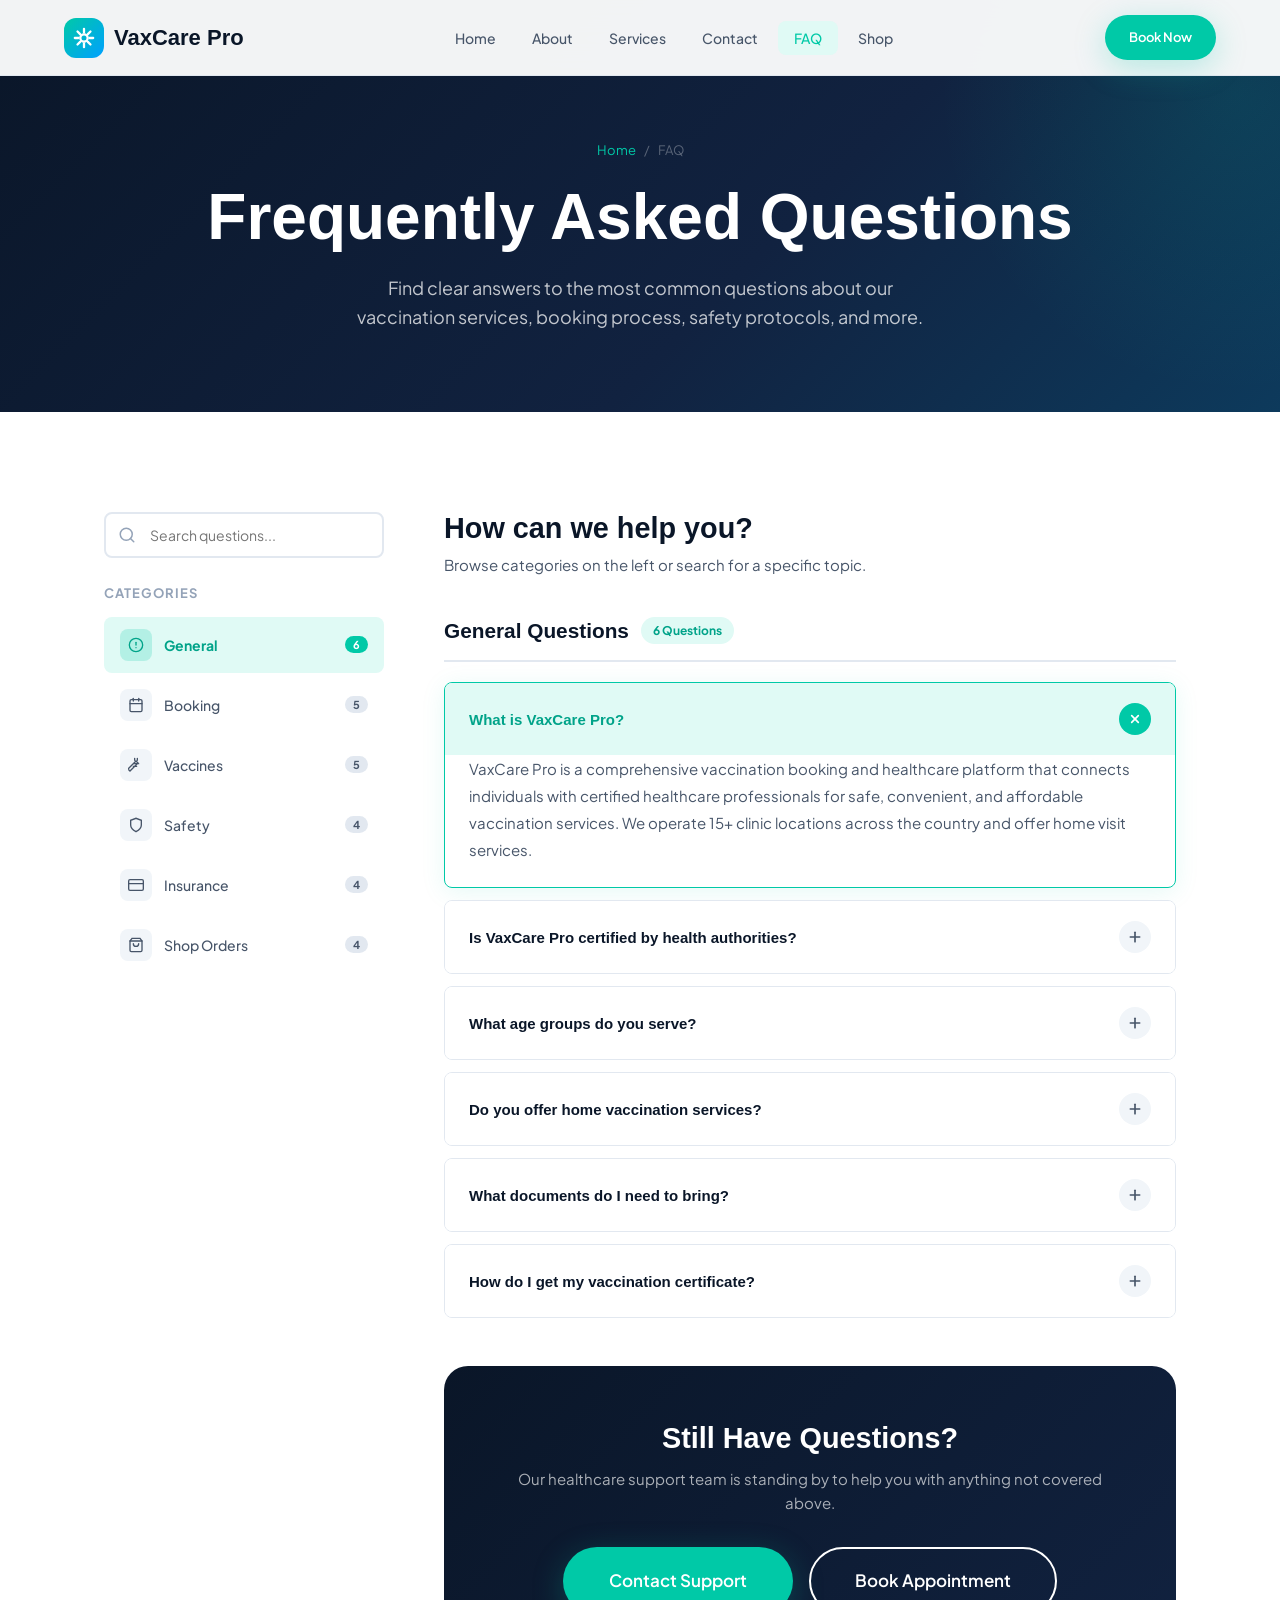
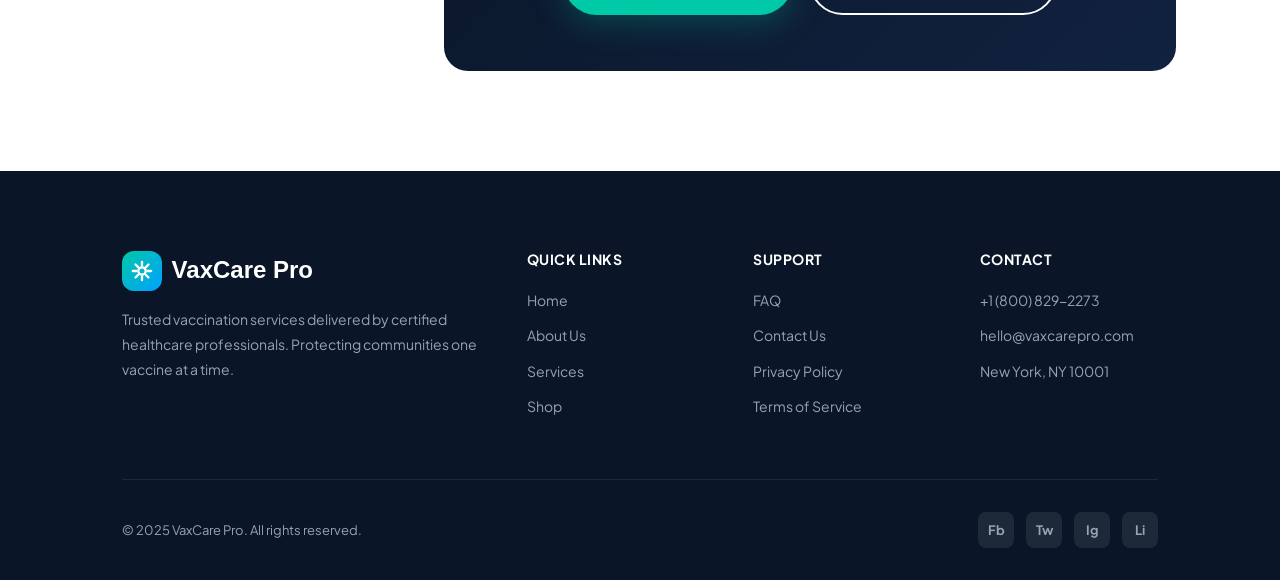
<file: faq.html>
<!DOCTYPE html>
<html lang="en">
<head>
  <meta charset="UTF-8"/>
  <meta name="viewport" content="width=device-width, initial-scale=1.0"/>
  <title>FAQ — VaxCare Pro</title>
  <link rel="stylesheet" href="file.css"/>
  <style>
    .faq-layout {
      max-width: 1200px;
      margin: 0 auto;
      padding: 100px 5%;
      display: grid;
      grid-template-columns: 280px 1fr;
      gap: 60px;
      align-items: start;
    }

    /* SIDEBAR CATEGORIES */
    .faq-sidebar {
      position: sticky;
      top: 100px;
    }
    .faq-sidebar h3 {
      font-size: 13px;
      font-weight: 700;
      letter-spacing: 1px;
      text-transform: uppercase;
      color: var(--gray-400);
      margin-bottom: 16px;
      font-family: var(--font-body);
    }
    .faq-category-btn {
      display: flex;
      align-items: center;
      gap: 12px;
      width: 100%;
      padding: 12px 16px;
      border-radius: var(--radius-sm);
      border: none;
      background: transparent;
      font-family: var(--font-body);
      font-size: 14px;
      font-weight: 500;
      color: var(--gray-600);
      cursor: pointer;
      text-align: left;
      transition: all var(--transition);
      margin-bottom: 4px;
    }
    .faq-category-btn:hover { background: var(--gray-100); color: var(--navy); }
    .faq-category-btn.active { background: var(--teal-light); color: var(--teal-dark); font-weight: 700; }
    .faq-category-btn .cat-icon {
      width: 32px;
      height: 32px;
      border-radius: 8px;
      background: var(--gray-100);
      display: flex;
      align-items: center;
      justify-content: center;
      flex-shrink: 0;
      transition:  var(--transition);
    }
    .faq-category-btn.active .cat-icon { background: rgba(0,201,167,0.2); }
    .faq-category-btn .cat-icon svg {
      width: 16px;
      height: 16px;
      stroke: currentColor;
      fill: none;
      stroke-width: 2;
      stroke-linecap: round;
    }
    .cat-count {
      margin-left: auto;
      background: var(--gray-200);
      color: var(--gray-600);
      font-size: 11px;
      font-weight: 700;
      padding: 2px 8px;
      border-radius: 99px;
    }
    .faq-category-btn.active .cat-count { background: var(--teal); color: var(--white); }

    .faq-search-box {
      position: relative;
      margin-bottom: 28px;
    }
    .faq-search-box input {
      width: 100%;
      padding: 12px 16px 12px 44px;
      border-radius: var(--radius-sm);
      border: 2px solid var(--gray-200);
      font-family: var(--font-body);
      font-size: 14px;
      outline: none;
      transition: border-color var(--transition);
    }
    .faq-search-box input:focus { border-color: var(--teal); }
    .faq-search-box .search-icon {
      position: absolute;
      left: 14px;
      top: 50%;
      transform: translateY(-50%);
      width: 18px;
      height: 18px;
      stroke: var(--gray-400);
      fill: none;
      stroke-width: 2;
      stroke-linecap: round;
    }

    /* FAQ ITEMS */
    .faq-main h2 {
      font-size: 1.8rem;
      margin-bottom: 8px;
    }
    .faq-main > p {
      color: var(--gray-600);
      font-size: 15px;
      margin-bottom: 40px;
    }
    .faq-group {
      display: none;
    }
    .faq-group.active {
      display: block;
      animation: fadeUp 0.4s ease both;
    }
    .faq-group-title {
      display: flex;
      align-items: center;
      gap: 12px;
      margin-bottom: 20px;
      padding-bottom: 16px;
      border-bottom: 2px solid var(--gray-200);
    }
    .faq-group-title h3 { font-size: 1.3rem; }
    .faq-group-badge {
      background: var(--teal-light);
      color: var(--teal-dark);
      font-size: 12px;
      font-weight: 700;
      padding: 4px 12px;
      border-radius: 99px;
    }

    .faq-item {
      border: 1px solid var(--gray-200);
      border-radius: var(--radius-sm);
      margin-bottom: 12px;
      overflow: hidden;
      transition: border-color var(--transition), box-shadow var(--transition);
    }
    .faq-item.open {
      border-color: var(--teal);
      box-shadow: 0 4px 24px rgba(0,201,167,0.1);
    }
    .faq-question {
      display: flex;
      align-items: center;
      justify-content: space-between;
      gap: 16px;
      padding: 20px 24px;
      cursor: pointer;
      background: var(--white);
      transition: background var(--transition);
    }
    .faq-item.open .faq-question { background: var(--teal-light); }
    .faq-question h4 {
      font-size: 15px;
      font-weight: 600;
      color: var(--navy);
      line-height: 1.4;
    }
    .faq-item.open .faq-question h4 { color: var(--teal-dark); }
    .faq-icon {
      width: 32px;
      height: 32px;
      border-radius: 50%;
      background: var(--gray-100);
      display: flex;
      align-items: center;
      justify-content: center;
      flex-shrink: 0;
      transition: all var(--transition);
    }
    .faq-item.open .faq-icon { background: var(--teal); transform: rotate(45deg); }
    .faq-icon svg {
      width: 16px;
      height: 16px;
      stroke: var(--gray-600);
      fill: none;
      stroke-width: 2.5;
      stroke-linecap: round;
      transition: stroke var(--transition);
    }
    .faq-item.open .faq-icon svg { stroke: var(--white); }
    .faq-answer {
      max-height: 0;
      overflow: hidden;
      transition: max-height 0.4s cubic-bezier(0.4,0,0.2,1);
    }
    .faq-item.open .faq-answer { max-height: 400px; }
    .faq-answer-inner {
      padding: 0 24px 24px;
      font-size: 15px;
      color: var(--gray-600);
      line-height: 1.8;
    }
    .faq-answer-inner ul {
      margin-top: 12px;
      padding-left: 20px;
      display: flex;
      flex-direction: column;
      gap: 6px;
    }
    .faq-answer-inner ul li { color: var(--gray-600); font-size: 14px; }

    /* CTA SECTION */
    .faq-cta {
      background: linear-gradient(135deg, var(--navy), var(--navy-mid));
      border-radius: var(--radius-lg);
      padding: 56px;
      text-align: center;
      margin-top: 48px;
    }
    .faq-cta h3 { color: var(--white); font-size: 1.8rem; margin-bottom: 12px; }
    .faq-cta p { color: rgba(255,255,255,0.65); font-size: 15px; margin-bottom: 32px; }
    .faq-cta-btns { display: flex; gap: 16px; justify-content: center; flex-wrap: wrap; }

    .faq-no-results {
      text-align: center;
      padding: 60px 20px;
      color: var(--gray-400);
      display: none;
    }
    .faq-no-results.show { display: block; }
    .faq-no-results svg { width: 48px; height: 48px; stroke: var(--gray-300); fill: none; stroke-width: 1.5; margin: 0 auto 16px; }

    @media (max-width: 900px) {
      .faq-layout { grid-template-columns: 1fr; }
      .faq-sidebar { position: static; }
    }
  </style>
</head>
<body>

<!-- NAVBAR -->
<nav class="navbar" id="navbar">
  <a href="index.html" class="nav-logo">
    <div class="nav-logo-icon">
      <svg viewBox="0 0 24 24"><path d="M12 2L12 6M12 18L12 22M4.93 4.93L7.76 7.76M16.24 16.24L19.07 19.07M2 12L6 12M18 12L22 12M4.93 19.07L7.76 16.24M16.24 7.76L19.07 4.93"/><circle cx="12" cy="12" r="4"/></svg>
    </div>
    VaxCare Pro
  </a>
  <ul class="nav-links">
    <li><a href="index.html">Home</a></li>
    <li><a href="about.html">About</a></li>
    <li><a href="services.html">Services</a></li>
    <li><a href="contact.html">Contact</a></li>
    <li><a href="faq.html" class="active">FAQ</a></li>
    <li><a href="shop.html">Shop</a></li>
  </ul>
  <div class="nav-actions">
    <a href="services.html" class="btn btn-primary btn-sm">Book Now</a>
  </div>
  <button class="nav-hamburger" id="hamburger" aria-label="Menu">
    <span></span><span></span><span></span>
  </button>
</nav>

<!-- MOBILE MENU -->
<div class="mobile-menu" id="mobileMenu">
  <a href="index.html">Home</a>
  <a href="about.html">About</a>
  <a href="services.html">Services</a>
  <a href="contact.html">Contact</a>
  <a href="faq.html" class="active">FAQ</a>
  <a href="shop.html">Shop</a>
  <a href="services.html" class="btn btn-primary mobile-btn">Book Appointment</a>
</div>

<!-- PAGE HERO -->
<section class="page-hero">
  <div class="breadcrumb">
    <a href="index.html">Home</a>
    <span>/</span>
    <span>FAQ</span>
  </div>
  <h1 data-animate>Frequently Asked Questions</h1>
  <p data-animate data-delay="1">Find clear answers to the most common questions about our vaccination services, booking process, safety protocols, and more.</p>
</section>

<!-- FAQ LAYOUT -->
<div class="faq-layout">

  <!-- SIDEBAR -->
  <aside class="faq-sidebar" data-animate>
    <div class="faq-search-box">
      <svg class="search-icon" viewBox="0 0 24 24"><circle cx="11" cy="11" r="8"/><line x1="21" y1="21" x2="16.65" y2="16.65"/></svg>
      <input type="text" id="faqSearch" placeholder="Search questions..."/>
    </div>
    <h3>Categories</h3>
    <button class="faq-category-btn active" data-cat="general">
      <span class="cat-icon"><svg viewBox="0 0 24 24"><circle cx="12" cy="12" r="10"/><line x1="12" y1="8" x2="12" y2="12"/><line x1="12" y1="16" x2="12.01" y2="16"/></svg></span>
      General
      <span class="cat-count">6</span>
    </button>
    <button class="faq-category-btn" data-cat="booking">
      <span class="cat-icon"><svg viewBox="0 0 24 24"><rect x="3" y="4" width="18" height="18" rx="2"/><line x1="16" y1="2" x2="16" y2="6"/><line x1="8" y1="2" x2="8" y2="6"/><line x1="3" y1="10" x2="21" y2="10"/></svg></span>
      Booking
      <span class="cat-count">5</span>
    </button>
    <button class="faq-category-btn" data-cat="vaccines">
      <span class="cat-icon"><svg viewBox="0 0 24 24"><path d="M10 2v3m4-3v3M8 10h8M8 14h5M3 21l3-3 9-9-3-3-9 9-3 3 3 3z"/></svg></span>
      Vaccines
      <span class="cat-count">5</span>
    </button>
    <button class="faq-category-btn" data-cat="safety">
      <span class="cat-icon"><svg viewBox="0 0 24 24"><path d="M12 22s8-4 8-10V5l-8-3-8 3v7c0 6 8 10 8 10z"/></svg></span>
      Safety
      <span class="cat-count">4</span>
    </button>
    <button class="faq-category-btn" data-cat="insurance">
      <span class="cat-icon"><svg viewBox="0 0 24 24"><rect x="1" y="4" width="22" height="16" rx="2"/><line x1="1" y1="10" x2="23" y2="10"/></svg></span>
      Insurance
      <span class="cat-count">4</span>
    </button>
    <button class="faq-category-btn" data-cat="shop">
      <span class="cat-icon"><svg viewBox="0 0 24 24"><path d="M6 2L3 6v14a2 2 0 002 2h14a2 2 0 002-2V6l-3-4z"/><line x1="3" y1="6" x2="21" y2="6"/><path d="M16 10a4 4 0 01-8 0"/></svg></span>
      Shop Orders
      <span class="cat-count">4</span>
    </button>
  </aside>

  <!-- MAIN CONTENT -->
  <main class="faq-main">
    <h2>How can we help you?</h2>
    <p>Browse categories on the left or search for a specific topic.</p>

    <!-- GENERAL -->
    <div class="faq-group active" id="faq-general">
      <div class="faq-group-title">
        <h3>General Questions</h3>
        <span class="faq-group-badge">6 Questions</span>
      </div>

      <div class="faq-item open">
        <div class="faq-question">
          <h4>What is VaxCare Pro?</h4>
          <div class="faq-icon"><svg viewBox="0 0 24 24"><line x1="12" y1="5" x2="12" y2="19"/><line x1="5" y1="12" x2="19" y2="12"/></svg></div>
        </div>
        <div class="faq-answer">
          <div class="faq-answer-inner">
            VaxCare Pro is a comprehensive vaccination booking and healthcare platform that connects individuals with certified healthcare professionals for safe, convenient, and affordable vaccination services. We operate 15+ clinic locations across the country and offer home visit services.
          </div>
        </div>
      </div>

      <div class="faq-item">
        <div class="faq-question">
          <h4>Is VaxCare Pro certified by health authorities?</h4>
          <div class="faq-icon"><svg viewBox="0 0 24 24"><line x1="12" y1="5" x2="12" y2="19"/><line x1="5" y1="12" x2="19" y2="12"/></svg></div>
        </div>
        <div class="faq-answer">
          <div class="faq-answer-inner">
            Yes. VaxCare Pro is fully certified by the CDC, FDA, and accredited by the National Healthcare Association. All our medical staff hold valid licenses and our clinics meet the highest international standards for vaccine administration.
          </div>
        </div>
      </div>

      <div class="faq-item">
        <div class="faq-question">
          <h4>What age groups do you serve?</h4>
          <div class="faq-icon"><svg viewBox="0 0 24 24"><line x1="12" y1="5" x2="12" y2="19"/><line x1="5" y1="12" x2="19" y2="12"/></svg></div>
        </div>
        <div class="faq-answer">
          <div class="faq-answer-inner">
            We serve all age groups including:
            <ul>
              <li>Infants (0-12 months) — pediatric vaccination programs</li>
              <li>Children (1-12 years) — childhood immunization schedule</li>
              <li>Teenagers (13-17 years) — adolescent boosters</li>
              <li>Adults (18-60 years) — adult vaccinations and travel vaccines</li>
              <li>Seniors (60+ years) — flu, pneumonia, and shingles vaccines</li>
            </ul>
          </div>
        </div>
      </div>

      <div class="faq-item">
        <div class="faq-question">
          <h4>Do you offer home vaccination services?</h4>
          <div class="faq-icon"><svg viewBox="0 0 24 24"><line x1="12" y1="5" x2="12" y2="19"/><line x1="5" y1="12" x2="19" y2="12"/></svg></div>
        </div>
        <div class="faq-answer">
          <div class="faq-answer-inner">
            Yes! Our certified nurses can visit your home, office, or any convenient location. Home visit services are available for individuals and group bookings (families, corporate teams). A small travel fee may apply depending on location.
          </div>
        </div>
      </div>

      <div class="faq-item">
        <div class="faq-question">
          <h4>What documents do I need to bring?</h4>
          <div class="faq-icon"><svg viewBox="0 0 24 24"><line x1="12" y1="5" x2="12" y2="19"/><line x1="5" y1="12" x2="19" y2="12"/></svg></div>
        </div>
        <div class="faq-answer">
          <div class="faq-answer-inner">
            Please bring a valid government-issued photo ID, your vaccination records (if available), insurance card (if applicable), and your booking confirmation. For children, a parent or guardian must be present with the child's birth certificate.
          </div>
        </div>
      </div>

      <div class="faq-item">
        <div class="faq-question">
          <h4>How do I get my vaccination certificate?</h4>
          <div class="faq-icon"><svg viewBox="0 0 24 24"><line x1="12" y1="5" x2="12" y2="19"/><line x1="5" y1="12" x2="19" y2="12"/></svg></div>
        </div>
        <div class="faq-answer">
          <div class="faq-answer-inner">
            Vaccination certificates are issued digitally via email within 30 minutes of completing your vaccination. Physical copies are available upon request. Our digital certificates are internationally recognized and WHO compliant.
          </div>
        </div>
      </div>
    </div>

    <!-- BOOKING -->
    <div class="faq-group" id="faq-booking">
      <div class="faq-group-title">
        <h3>Booking Questions</h3>
        <span class="faq-group-badge">5 Questions</span>
      </div>

      <div class="faq-item">
        <div class="faq-question">
          <h4>How do I book an appointment?</h4>
          <div class="faq-icon"><svg viewBox="0 0 24 24"><line x1="12" y1="5" x2="12" y2="19"/><line x1="5" y1="12" x2="19" y2="12"/></svg></div>
        </div>
        <div class="faq-answer">
          <div class="faq-answer-inner">
            Booking is easy! You can book online through our Services page, call our hotline at +1 (800) 829-2273, use our mobile app, or walk in to any of our 15+ clinic locations. Online bookings receive instant confirmation.
          </div>
        </div>
      </div>

      <div class="faq-item">
        <div class="faq-question">
          <h4>Can I reschedule or cancel my appointment?</h4>
          <div class="faq-icon"><svg viewBox="0 0 24 24"><line x1="12" y1="5" x2="12" y2="19"/><line x1="5" y1="12" x2="19" y2="12"/></svg></div>
        </div>
        <div class="faq-answer">
          <div class="faq-answer-inner">
            Yes. Appointments can be rescheduled or cancelled up to 4 hours before the scheduled time with no penalty. Cancellations within 4 hours may incur a small fee. You can manage your appointments via our website, app, or by calling us directly.
          </div>
        </div>
      </div>

      <div class="faq-item">
        <div class="faq-question">
          <h4>How early should I arrive for my appointment?</h4>
          <div class="faq-icon"><svg viewBox="0 0 24 24"><line x1="12" y1="5" x2="12" y2="19"/><line x1="5" y1="12" x2="19" y2="12"/></svg></div>
        </div>
        <div class="faq-answer">
          <div class="faq-answer-inner">
            We recommend arriving 10-15 minutes before your appointment to complete any required paperwork and pre-vaccination health screening. First-time patients should arrive 20 minutes early.
          </div>
        </div>
      </div>

      <div class="faq-item">
        <div class="faq-question">
          <h4>Can I book for multiple family members at once?</h4>
          <div class="faq-icon"><svg viewBox="0 0 24 24"><line x1="12" y1="5" x2="12" y2="19"/><line x1="5" y1="12" x2="19" y2="12"/></svg></div>
        </div>
        <div class="faq-answer">
          <div class="faq-answer-inner">
            Absolutely! Our Family Booking feature allows you to schedule appointments for your entire family in one session. You can select different vaccines and times for each family member. Family bundles of 3 or more also qualify for a 15% group discount.
          </div>
        </div>
      </div>

      <div class="faq-item">
        <div class="faq-question">
          <h4>Is there a waiting time at the clinic?</h4>
          <div class="faq-icon"><svg viewBox="0 0 24 24"><line x1="12" y1="5" x2="12" y2="19"/><line x1="5" y1="12" x2="19" y2="12"/></svg></div>
        </div>
        <div class="faq-answer">
          <div class="faq-answer-inner">
            Pre-booked appointments have an average wait time of under 5 minutes. Walk-in patients may wait 15-30 minutes depending on clinic volume. After vaccination, we ask all patients to remain for a 15-minute observation period as standard safety protocol.
          </div>
        </div>
      </div>
    </div>

    <!-- VACCINES -->
    <div class="faq-group" id="faq-vaccines">
      <div class="faq-group-title">
        <h3>Vaccine Questions</h3>
        <span class="faq-group-badge">5 Questions</span>
      </div>

      <div class="faq-item">
        <div class="faq-question">
          <h4>Which vaccines do you offer?</h4>
          <div class="faq-icon"><svg viewBox="0 0 24 24"><line x1="12" y1="5" x2="12" y2="19"/><line x1="5" y1="12" x2="19" y2="12"/></svg></div>
        </div>
        <div class="faq-answer">
          <div class="faq-answer-inner">
            We offer over 40 vaccines including:
            <ul>
              <li>COVID-19 (primary + boosters)</li>
              <li>Influenza (seasonal flu)</li>
              <li>Hepatitis A and B</li>
              <li>MMR (Measles, Mumps, Rubella)</li>
              <li>Tetanus, Diphtheria, Pertussis (Tdap)</li>
              <li>Travel vaccines (Typhoid, Yellow Fever, Meningitis)</li>
              <li>HPV, Varicella, Pneumococcal, and more</li>
            </ul>
          </div>
        </div>
      </div>

      <div class="faq-item">
        <div class="faq-question">
          <h4>Are your vaccines FDA approved?</h4>
          <div class="faq-icon"><svg viewBox="0 0 24 24"><line x1="12" y1="5" x2="12" y2="19"/><line x1="5" y1="12" x2="19" y2="12"/></svg></div>
        </div>
        <div class="faq-answer">
          <div class="faq-answer-inner">
            Yes. Every vaccine we administer is FDA-approved, WHO pre-qualified, and stored in certified cold-chain conditions. We source all vaccines directly from licensed manufacturers and run daily temperature monitoring at all storage facilities.
          </div>
        </div>
      </div>

      <div class="faq-item">
        <div class="faq-question">
          <h4>How do I know which vaccines I need?</h4>
          <div class="faq-icon"><svg viewBox="0 0 24 24"><line x1="12" y1="5" x2="12" y2="19"/><line x1="5" y1="12" x2="19" y2="12"/></svg></div>
        </div>
        <div class="faq-answer">
          <div class="faq-answer-inner">
            Our free online Vaccine Assessment Tool helps you determine which vaccines are recommended based on your age, health status, travel plans, and vaccination history. You can also speak to one of our vaccine counselors for personalized guidance.
          </div>
        </div>
      </div>

      <div class="faq-item">
        <div class="faq-question">
          <h4>Can I receive multiple vaccines on the same day?</h4>
          <div class="faq-icon"><svg viewBox="0 0 24 24"><line x1="12" y1="5" x2="12" y2="19"/><line x1="5" y1="12" x2="19" y2="12"/></svg></div>
        </div>
        <div class="faq-answer">
          <div class="faq-answer-inner">
            In most cases, yes. Many vaccines can be safely administered on the same day. However, certain combinations require spacing for optimal effectiveness. Our medical staff will review your records and advise you on the safest schedule.
          </div>
        </div>
      </div>

      <div class="faq-item">
        <div class="faq-question">
          <h4>Do vaccines require a prescription?</h4>
          <div class="faq-icon"><svg viewBox="0 0 24 24"><line x1="12" y1="5" x2="12" y2="19"/><line x1="5" y1="12" x2="19" y2="12"/></svg></div>
        </div>
        <div class="faq-answer">
          <div class="faq-answer-inner">
            Most vaccines at VaxCare Pro do not require a prior prescription. A brief health assessment is completed at the time of your visit by our licensed nurse. Certain specialized vaccines may require a doctor's referral.
          </div>
        </div>
      </div>
    </div>

    <!-- SAFETY -->
    <div class="faq-group" id="faq-safety">
      <div class="faq-group-title">
        <h3>Safety Questions</h3>
        <span class="faq-group-badge">4 Questions</span>
      </div>

      <div class="faq-item">
        <div class="faq-question">
          <h4>What side effects should I expect?</h4>
          <div class="faq-icon"><svg viewBox="0 0 24 24"><line x1="12" y1="5" x2="12" y2="19"/><line x1="5" y1="12" x2="19" y2="12"/></svg></div>
        </div>
        <div class="faq-answer">
          <div class="faq-answer-inner">
            Common mild side effects include soreness at the injection site, mild fever, fatigue, or headache — all normal signs your immune system is responding. These typically resolve within 1-2 days. Severe reactions are extremely rare. Our staff will brief you on all specific side effects before each vaccination.
          </div>
        </div>
      </div>

      <div class="faq-item">
        <div class="faq-question">
          <h4>What if I have allergies?</h4>
          <div class="faq-icon"><svg viewBox="0 0 24 24"><line x1="12" y1="5" x2="12" y2="19"/><line x1="5" y1="12" x2="19" y2="12"/></svg></div>
        </div>
        <div class="faq-answer">
          <div class="faq-answer-inner">
            Always disclose all known allergies to our healthcare staff before vaccination. We have emergency protocols and epinephrine on-site for any allergic reactions. Patients with severe allergy histories will be monitored for 30 minutes post-vaccination.
          </div>
        </div>
      </div>

      <div class="faq-item">
        <div class="faq-question">
          <h4>Are vaccines safe during pregnancy?</h4>
          <div class="faq-icon"><svg viewBox="0 0 24 24"><line x1="12" y1="5" x2="12" y2="19"/><line x1="5" y1="12" x2="19" y2="12"/></svg></div>
        </div>
        <div class="faq-answer">
          <div class="faq-answer-inner">
            Certain vaccines are specifically recommended during pregnancy (like influenza and Tdap) for the protection of both mother and baby. Others should be avoided. Our team will review your pregnancy stage and advise the safest plan according to current CDC guidelines.
          </div>
        </div>
      </div>

      <div class="faq-item">
        <div class="faq-question">
          <h4>What hygiene protocols do your clinics follow?</h4>
          <div class="faq-icon"><svg viewBox="0 0 24 24"><line x1="12" y1="5" x2="12" y2="19"/><line x1="5" y1="12" x2="19" y2="12"/></svg></div>
        </div>
        <div class="faq-answer">
          <div class="faq-answer-inner">
            All our clinics follow WHO-level hygiene standards including single-use sterile needles, PPE for all staff, hospital-grade disinfectants, HEPA-filtered air systems, and regular third-party audits. All surfaces are sanitized between every patient.
          </div>
        </div>
      </div>
    </div>

    <!-- INSURANCE -->
    <div class="faq-group" id="faq-insurance">
      <div class="faq-group-title">
        <h3>Insurance & Payment</h3>
        <span class="faq-group-badge">4 Questions</span>
      </div>

      <div class="faq-item">
        <div class="faq-question">
          <h4>Does VaxCare Pro accept insurance?</h4>
          <div class="faq-icon"><svg viewBox="0 0 24 24"><line x1="12" y1="5" x2="12" y2="19"/><line x1="5" y1="12" x2="19" y2="12"/></svg></div>
        </div>
        <div class="faq-answer">
          <div class="faq-answer-inner">
            Yes. We accept most major insurance plans including Blue Cross Blue Shield, Aetna, Cigna, UnitedHealth, and Medicare/Medicaid. Please bring your insurance card to your appointment. You can verify your coverage online or by calling us.
          </div>
        </div>
      </div>

      <div class="faq-item">
        <div class="faq-question">
          <h4>What payment methods are accepted?</h4>
          <div class="faq-icon"><svg viewBox="0 0 24 24"><line x1="12" y1="5" x2="12" y2="19"/><line x1="5" y1="12" x2="19" y2="12"/></svg></div>
        </div>
        <div class="faq-answer">
          <div class="faq-answer-inner">
            We accept all major credit and debit cards (Visa, Mastercard, Amex), PayPal, Apple Pay, Google Pay, bank transfers, and cash. Online payments are secured with 256-bit SSL encryption.
          </div>
        </div>
      </div>

      <div class="faq-item">
        <div class="faq-question">
          <h4>Are there any free vaccination programs?</h4>
          <div class="faq-icon"><svg viewBox="0 0 24 24"><line x1="12" y1="5" x2="12" y2="19"/><line x1="5" y1="12" x2="19" y2="12"/></svg></div>
        </div>
        <div class="faq-answer">
          <div class="faq-answer-inner">
            Yes. We participate in several government-funded programs offering free vaccinations including childhood immunization programs, flu shots for seniors 65+, and community health drives. Check our Services page for current free vaccination campaigns in your area.
          </div>
        </div>
      </div>

      <div class="faq-item">
        <div class="faq-question">
          <h4>Do you offer payment plans?</h4>
          <div class="faq-icon"><svg viewBox="0 0 24 24"><line x1="12" y1="5" x2="12" y2="19"/><line x1="5" y1="12" x2="19" y2="12"/></svg></div>
        </div>
        <div class="faq-answer">
          <div class="faq-answer-inner">
            For premium vaccination packages and annual health plans, we offer interest-free installment payment options. Contact our billing team for details. We believe no one should skip a vaccination due to financial barriers.
          </div>
        </div>
      </div>
    </div>

    <!-- SHOP -->
    <div class="faq-group" id="faq-shop">
      <div class="faq-group-title">
        <h3>Shop & Orders</h3>
        <span class="faq-group-badge">4 Questions</span>
      </div>

      <div class="faq-item">
        <div class="faq-question">
          <h4>What products does the VaxCare Shop sell?</h4>
          <div class="faq-icon"><svg viewBox="0 0 24 24"><line x1="12" y1="5" x2="12" y2="19"/><line x1="5" y1="12" x2="19" y2="12"/></svg></div>
        </div>
        <div class="faq-answer">
          <div class="faq-answer-inner">
            Our shop offers health and immunity-related products including vitamin supplements, immunity boosters, first aid kits, vaccine record booklets, health monitoring devices, and premium wellness bundles curated by our medical team.
          </div>
        </div>
      </div>

      <div class="faq-item">
        <div class="faq-question">
          <h4>How long does delivery take?</h4>
          <div class="faq-icon"><svg viewBox="0 0 24 24"><line x1="12" y1="5" x2="12" y2="19"/><line x1="5" y1="12" x2="19" y2="12"/></svg></div>
        </div>
        <div class="faq-answer">
          <div class="faq-answer-inner">
            Standard delivery takes 3-5 business days. Express delivery (1-2 days) is available at checkout. Free shipping is included on all orders above $50. International shipping is available to 30+ countries.
          </div>
        </div>
      </div>

      <div class="faq-item">
        <div class="faq-question">
          <h4>What is your return policy?</h4>
          <div class="faq-icon"><svg viewBox="0 0 24 24"><line x1="12" y1="5" x2="12" y2="19"/><line x1="5" y1="12" x2="19" y2="12"/></svg></div>
        </div>
        <div class="faq-answer">
          <div class="faq-answer-inner">
            We offer a 30-day hassle-free return policy on all unopened products. Opened products may be returned if defective. Healthcare consumables and vaccines are non-returnable for safety reasons. Refunds are processed within 5-7 business days.
          </div>
        </div>
      </div>

      <div class="faq-item">
        <div class="faq-question">
          <h4>Can I track my order?</h4>
          <div class="faq-icon"><svg viewBox="0 0 24 24"><line x1="12" y1="5" x2="12" y2="19"/><line x1="5" y1="12" x2="19" y2="12"/></svg></div>
        </div>
        <div class="faq-answer">
          <div class="faq-answer-inner">
            Yes. Once your order ships, you will receive a tracking number via email and SMS. You can track your order in real-time on our website or through our mobile app. Our customer support team is also available to assist with any delivery inquiries.
          </div>
        </div>
      </div>
    </div>

    <!-- NO RESULTS -->
    <div class="faq-no-results" id="noResults">
      <svg viewBox="0 0 24 24"><circle cx="11" cy="11" r="8"/><line x1="21" y1="21" x2="16.65" y2="16.65"/></svg>
      <h3>No results found</h3>
      <p>Try different keywords or browse a category from the sidebar.</p>
    </div>

    <!-- CTA -->
    <div class="faq-cta" data-animate>
      <h3>Still Have Questions?</h3>
      <p>Our healthcare support team is standing by to help you with anything not covered above.</p>
      <div class="faq-cta-btns">
        <a href="contact.html" class="btn btn-primary btn-lg">Contact Support</a>
        <a href="services.html" class="btn btn-outline-white btn-lg">Book Appointment</a>
      </div>
    </div>
  </main>
</div>

<!-- FOOTER -->
<footer class="footer">
  <div class="container">
    <div class="footer-grid">
      <div class="footer-brand">
        <div class="footer-logo">
          <div class="nav-logo-icon">
            <svg viewBox="0 0 24 24" fill="none" stroke="white" stroke-width="2.5" stroke-linecap="round"><path d="M12 2L12 6M12 18L12 22M4.93 4.93L7.76 7.76M16.24 16.24L19.07 19.07M2 12L6 12M18 12L22 12M4.93 19.07L7.76 16.24M16.24 7.76L19.07 4.93"/><circle cx="12" cy="12" r="4"/></svg>
          </div>
          VaxCare Pro
        </div>
        <p>Trusted vaccination services delivered by certified healthcare professionals. Protecting communities one vaccine at a time.</p>
      </div>
      <div class="footer-col">
        <h4>Quick Links</h4>
        <ul>
          <li><a href="index.html">Home</a></li>
          <li><a href="about.html">About Us</a></li>
          <li><a href="services.html">Services</a></li>
          <li><a href="shop.html">Shop</a></li>
        </ul>
      </div>
      <div class="footer-col">
        <h4>Support</h4>
        <ul>
          <li><a href="faq.html">FAQ</a></li>
          <li><a href="contact.html">Contact Us</a></li>
          <li><a href="#">Privacy Policy</a></li>
          <li><a href="#">Terms of Service</a></li>
        </ul>
      </div>
      <div class="footer-col">
        <h4>Contact</h4>
        <ul>
          <li><a href="tel:+18008292273">+1 (800) 829-2273</a></li>
          <li><a href="mailto:hello@vaxcarepro.com">hello@vaxcarepro.com</a></li>
          <li><a href="#">New York, NY 10001</a></li>
        </ul>
      </div>
    </div>
    <div class="footer-bottom">
      <p>© 2025 VaxCare Pro. All rights reserved.</p>
      <div class="footer-social">
        <a href="#" class="social-btn">Fb</a>
        <a href="#" class="social-btn">Tw</a>
        <a href="#" class="social-btn">Ig</a>
        <a href="#" class="social-btn">Li</a>
      </div>
    </div>
  </div>
</footer>

<script>
  const navbar = document.getElementById('navbar');
  window.addEventListener('scroll', () => navbar.classList.toggle('scrolled', window.scrollY > 20));

  const hamburger = document.getElementById('hamburger');
  const mobileMenu = document.getElementById('mobileMenu');
  hamburger.addEventListener('click', () => mobileMenu.classList.toggle('open'));

  // Scroll animations
  const observer = new IntersectionObserver((entries) => {
    entries.forEach(e => { if (e.isIntersecting) { e.target.classList.add('visible'); observer.unobserve(e.target); }});
  }, { threshold: 0.1 });
  document.querySelectorAll('[data-animate]').forEach(el => observer.observe(el));

  // FAQ Accordion
  document.querySelectorAll('.faq-question').forEach(btn => {
    btn.addEventListener('click', () => {
      const item = btn.parentElement;
      const isOpen = item.classList.contains('open');
      // Close all in same group
      item.closest('.faq-group').querySelectorAll('.faq-item').forEach(i => i.classList.remove('open'));
      if (!isOpen) item.classList.add('open');
    });
  });

  // Category switcher
  document.querySelectorAll('.faq-category-btn').forEach(btn => {
    btn.addEventListener('click', () => {
      document.querySelectorAll('.faq-category-btn').forEach(b => b.classList.remove('active'));
      btn.classList.add('active');
      const cat = btn.dataset.cat;
      document.querySelectorAll('.faq-group').forEach(g => g.classList.remove('active'));
      document.getElementById('faq-' + cat).classList.add('active');
      document.getElementById('noResults').classList.remove('show');
      document.getElementById('faqSearch').value = '';
    });
  });

  // Search
  document.getElementById('faqSearch').addEventListener('input', function() {
    const query = this.value.toLowerCase().trim();
    if (!query) {
      document.querySelectorAll('.faq-category-btn')[0].click();
      return;
    }
    document.querySelectorAll('.faq-category-btn').forEach(b => b.classList.remove('active'));
    document.querySelectorAll('.faq-group').forEach(g => g.classList.remove('active'));

    let found = 0;
    document.querySelectorAll('.faq-group').forEach(g => {
      const items = g.querySelectorAll('.faq-item');
      let groupHasMatch = false;
      items.forEach(item => {
        const q = item.querySelector('h4').textContent.toLowerCase();
        const a = item.querySelector('.faq-answer-inner').textContent.toLowerCase();
        if (q.includes(query) || a.includes(query)) {
          item.style.display = '';
          groupHasMatch = true;
          found++;
        } else {
          item.style.display = 'none';
        }
      });
      if (groupHasMatch) { g.classList.add('active'); }
    });

    document.getElementById('noResults').classList.toggle('show', found === 0);
  });
</script>
</body>
</html>
</file>
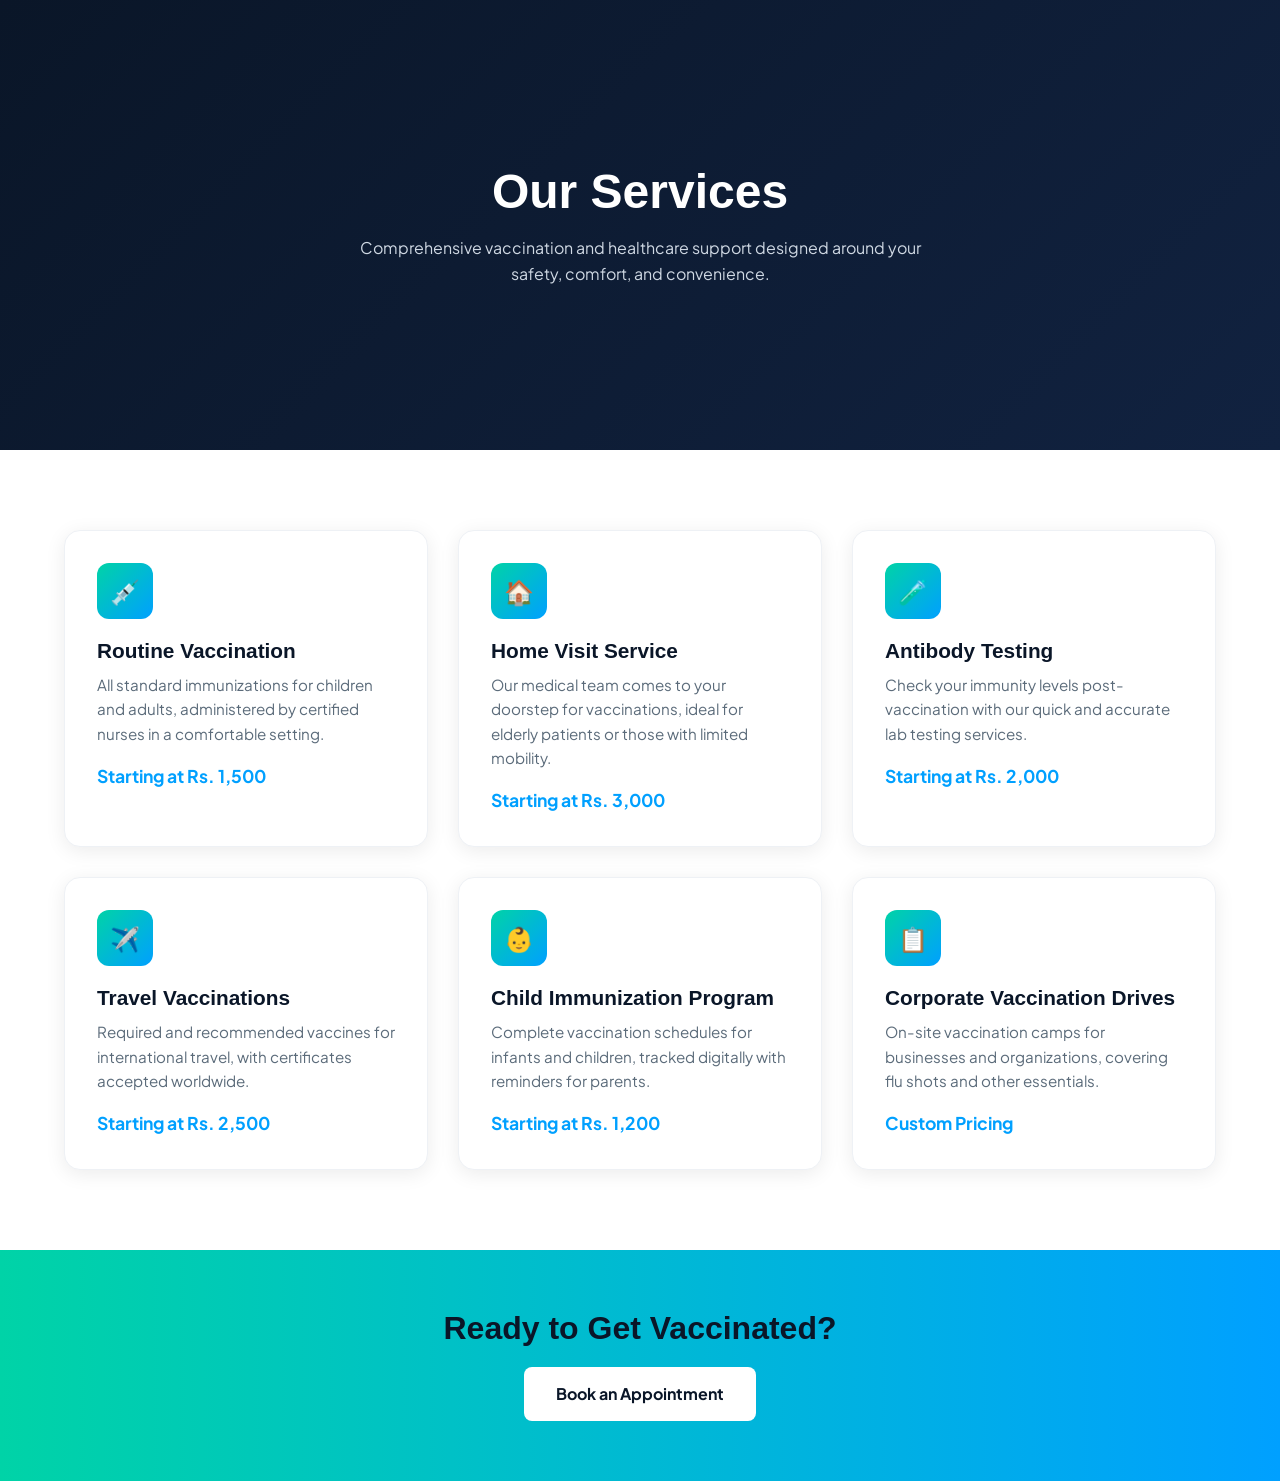
<file: services.html>
<!DOCTYPE html>
<html lang="en">
<head>
  <meta charset="UTF-8"/>
  <meta name="viewport" content="width=device-width, initial-scale=1.0"/>
  <title>Services — VaxCare Pro</title>
  <link rel="stylesheet" href="file.css"/>
  <style>
    .services-hero {
      min-height: 50vh;
      background: linear-gradient(135deg, var(--navy) 0%, var(--navy-mid) 100%);
      display: flex; align-items: center; justify-content: center;
      text-align: center; padding: 100px 5%;
    }
    .services-hero h1 { font-size: 3rem; color: #fff; margin-bottom: 16px; }
    .services-hero p { color: #cfd8e3; max-width: 600px; margin: 0 auto; }

    .services-grid {
      display: grid;
      grid-template-columns: repeat(auto-fit, minmax(280px, 1fr));
      gap: 30px;
      padding: 80px 5%;
    }
    .service-card {
      background: #fff;
      border-radius: 16px;
      padding: 32px;
      box-shadow: 0 4px 20px rgba(0,0,0,0.08);
      transition: transform 0.3s ease, box-shadow 0.3s ease;
      border: 1px solid #eef1f5;
    }
    .service-card:hover {
      transform: translateY(-8px);
      box-shadow: 0 12px 30px rgba(0,0,0,0.12);
    }
    .service-icon {
      width: 56px; height: 56px;
      border-radius: 12px;
      background: linear-gradient(135deg, #00d3a7, #00a0ff);
      display: flex; align-items: center; justify-content: center;
      font-size: 1.5rem; color: #fff; margin-bottom: 20px;
    }
    .service-card h3 { font-size: 1.3rem; margin-bottom: 10px; color: var(--navy); }
    .service-card p { color: #5b6b7a; font-size: 0.95rem; line-height: 1.6; }
    .service-card .price {
      margin-top: 16px; font-weight: 700; color: #00a0ff; font-size: 1.1rem;
    }

    .cta-strip {
      background: linear-gradient(90deg, #00d3a7, #00a0ff);
      text-align: center; padding: 60px 5%; color: #fff;
    }
    .cta-strip h2 { font-size: 2rem; margin-bottom: 20px; }
    .cta-strip a {
      background: #fff; color: var(--navy);
      padding: 14px 32px; border-radius: 8px;
      font-weight: 700; text-decoration: none; display: inline-block;
    }
  </style>
</head>
<body>

  <!-- NAVBAR (copy your existing navbar here for consistency) -->

  <section class="services-hero">
    <div>
      <h1>Our Services</h1>
      <p>Comprehensive vaccination and healthcare support designed around your safety, comfort, and convenience.</p>
    </div>
  </section>

  <section class="services-grid">

    <div class="service-card">
      <div class="service-icon">💉</div>
      <h3>Routine Vaccination</h3>
      <p>All standard immunizations for children and adults, administered by certified nurses in a comfortable setting.</p>
      <div class="price">Starting at Rs. 1,500</div>
    </div>

    <div class="service-card">
      <div class="service-icon">🏠</div>
      <h3>Home Visit Service</h3>
      <p>Our medical team comes to your doorstep for vaccinations, ideal for elderly patients or those with limited mobility.</p>
      <div class="price">Starting at Rs. 3,000</div>
    </div>

    <div class="service-card">
      <div class="service-icon">🧪</div>
      <h3>Antibody Testing</h3>
      <p>Check your immunity levels post-vaccination with our quick and accurate lab testing services.</p>
      <div class="price">Starting at Rs. 2,000</div>
    </div>

    <div class="service-card">
      <div class="service-icon">✈️</div>
      <h3>Travel Vaccinations</h3>
      <p>Required and recommended vaccines for international travel, with certificates accepted worldwide.</p>
      <div class="price">Starting at Rs. 2,500</div>
    </div>

    <div class="service-card">
      <div class="service-icon">👶</div>
      <h3>Child Immunization Program</h3>
      <p>Complete vaccination schedules for infants and children, tracked digitally with reminders for parents.</p>
      <div class="price">Starting at Rs. 1,200</div>
    </div>

    <div class="service-card">
      <div class="service-icon">📋</div>
      <h3>Corporate Vaccination Drives</h3>
      <p>On-site vaccination camps for businesses and organizations, covering flu shots and other essentials.</p>
      <div class="price">Custom Pricing</div>
    </div>

  </section>

  <section class="cta-strip">
    <h2>Ready to Get Vaccinated?</h2>
    <a href="contact.html">Book an Appointment</a>
  </section>

  <!-- FOOTER (copy your existing footer here) -->

</body>
</html>
</file>
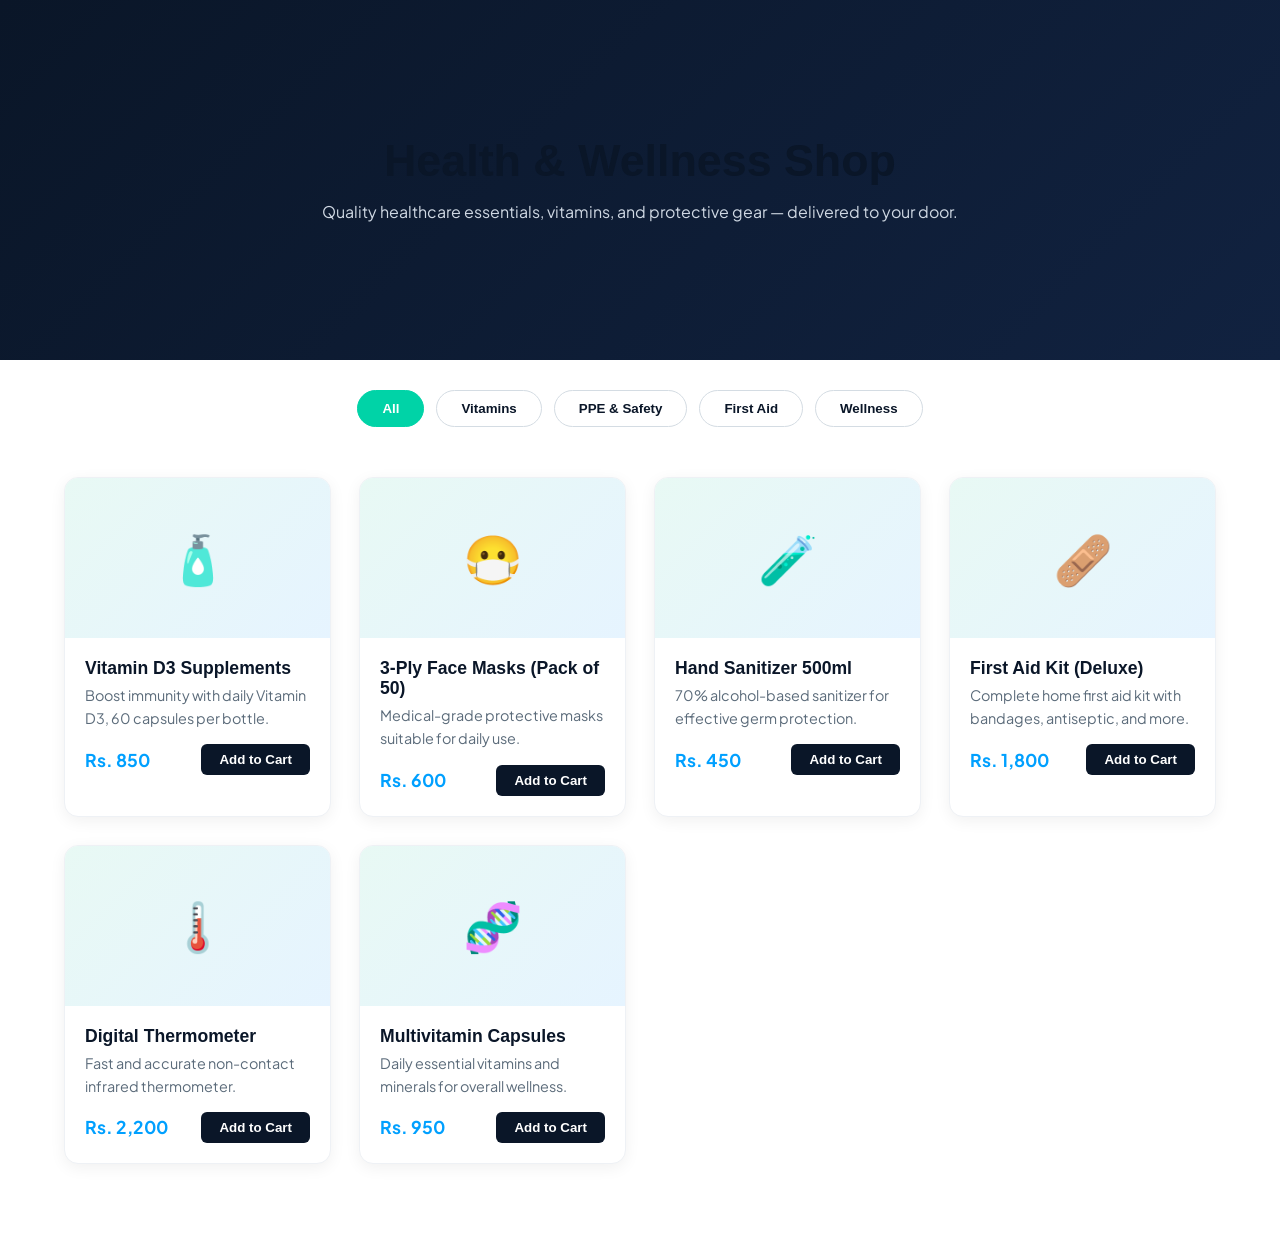
<file: shop.html>
<!DOCTYPE html>
<html lang="en">
<head>
  <meta charset="UTF-8"/>
  <meta name="viewport" content="width=device-width, initial-scale=1.0"/>
  <title>Shop — VaxCare Pro</title>
  <link rel="stylesheet" href="file.css"/>
  <style>
    .shop-hero {
      min-height: 40vh;
      background: linear-gradient(135deg, var(--navy) 0%, var(--navy-mid) 100%);
      display: flex; align-items: center; justify-content: center;
      text-align: center; color: #fff; padding: 80px 5%;
    }
    .shop-hero h1 { font-size: 2.8rem; margin-bottom: 12px; }
    .shop-hero p { color: #cfd8e3; }

    .shop-filters {
      display: flex; justify-content: center; gap: 12px;
      padding: 30px 5%; flex-wrap: wrap;
    }
    .shop-filters button {
      padding: 10px 24px; border-radius: 30px;
      border: 1px solid #d4dce3; background: #fff;
      cursor: pointer; font-weight: 600; color: var(--navy);
      transition: 0.2s;
    }
    .shop-filters button.active,
    .shop-filters button:hover {
      background: #00d3a7; color: #fff; border-color: #00d3a7;
    }

    .product-grid {
      display: grid;
      grid-template-columns: repeat(auto-fit, minmax(240px, 1fr));
      gap: 28px;
      padding: 20px 5% 80px;
    }
    .product-card {
      background: #fff; border-radius: 14px; overflow: hidden;
      border: 1px solid #eef1f5;
      box-shadow: 0 4px 16px rgba(0,0,0,0.06);
      transition: transform 0.3s ease;
    }
    .product-card:hover { transform: translateY(-6px); }
    .product-img {
      height: 160px;
      background: linear-gradient(135deg, #e8f9f4, #e6f4ff);
      display: flex; align-items: center; justify-content: center;
      font-size: 3rem;
    }
    .product-info { padding: 20px; }
    .product-info h3 { font-size: 1.1rem; color: var(--navy); margin-bottom: 6px; }
    .product-info p { font-size: 0.9rem; color: #5b6b7a; margin-bottom: 14px; }
    .product-footer {
      display: flex; justify-content: space-between; align-items: center;
    }
    .product-price { font-weight: 700; color: #00a0ff; font-size: 1.1rem; }
    .add-btn {
      background: var(--navy); color: #fff; border: none;
      padding: 8px 18px; border-radius: 6px; cursor: pointer;
      font-weight: 600; transition: 0.2s;
    }
    .add-btn:hover { background: #00d3a7; }
  </style>
</head>
<body>

  <!-- NAVBAR (copy your existing navbar here) -->

  <section class="shop-hero">
    <div>
      <h1>Health & Wellness Shop</h1>
      <p>Quality healthcare essentials, vitamins, and protective gear — delivered to your door.</p>
    </div>
  </section>

  <div class="shop-filters">
    <button class="active">All</button>
    <button>Vitamins</button>
    <button>PPE & Safety</button>
    <button>First Aid</button>
    <button>Wellness</button>
  </div>

  <section class="product-grid">

    <div class="product-card">
      <div class="product-img">🧴</div>
      <div class="product-info">
        <h3>Vitamin D3 Supplements</h3>
        <p>Boost immunity with daily Vitamin D3, 60 capsules per bottle.</p>
        <div class="product-footer">
          <span class="product-price">Rs. 850</span>
          <button class="add-btn">Add to Cart</button>
        </div>
      </div>
    </div>

    <div class="product-card">
      <div class="product-img">😷</div>
      <div class="product-info">
        <h3>3-Ply Face Masks (Pack of 50)</h3>
        <p>Medical-grade protective masks suitable for daily use.</p>
        <div class="product-footer">
          <span class="product-price">Rs. 600</span>
          <button class="add-btn">Add to Cart</button>
        </div>
      </div>
    </div>

    <div class="product-card">
      <div class="product-img">🧪</div>
      <div class="product-info">
        <h3>Hand Sanitizer 500ml</h3>
        <p>70% alcohol-based sanitizer for effective germ protection.</p>
        <div class="product-footer">
          <span class="product-price">Rs. 450</span>
          <button class="add-btn">Add to Cart</button>
        </div>
      </div>
    </div>

    <div class="product-card">
      <div class="product-img">🩹</div>
      <div class="product-info">
        <h3>First Aid Kit (Deluxe)</h3>
        <p>Complete home first aid kit with bandages, antiseptic, and more.</p>
        <div class="product-footer">
          <span class="product-price">Rs. 1,800</span>
          <button class="add-btn">Add to Cart</button>
        </div>
      </div>
    </div>

    <div class="product-card">
      <div class="product-img">🌡️</div>
      <div class="product-info">
        <h3>Digital Thermometer</h3>
        <p>Fast and accurate non-contact infrared thermometer.</p>
        <div class="product-footer">
          <span class="product-price">Rs. 2,200</span>
          <button class="add-btn">Add to Cart</button>
        </div>
      </div>
    </div>

    <div class="product-card">
      <div class="product-img">🧬</div>
      <div class="product-info">
        <h3>Multivitamin Capsules</h3>
        <p>Daily essential vitamins and minerals for overall wellness.</p>
        <div class="product-footer">
          <span class="product-price">Rs. 950</span>
          <button class="add-btn">Add to Cart</button>
        </div>
      </div>
    </div>

  </section>

  <!-- FOOTER (copy your existing footer here) -->

</body>
</html>
</file>
<file: file.css>
/* ============================================
   VaxCare Pro — Shared Stylesheet
   ============================================ */

@import url('https://fonts.googleapis.com/css2?family=Clash+Display:wght@400;500;600;700&family=Plus+Jakarta+Sans:ital,wght@0,300;0,400;0,500;0,600;0,700;1,400&display=swap');

:root {
  --navy:       #0a1628;
  --navy-mid:   #112240;
  --teal:       #00c9a7;
  --teal-dark:  #00a389;
  --teal-light: #e0faf5;
  --accent:     #f5a623;
  --danger:     #ff4f5e;
  --white:      #ffffff;
  --off-white:  #f8fafc;
  --gray-100:   #f1f5f9;
  --gray-200:   #e2e8f0;
  --gray-400:   #94a3b8;
  --gray-600:   #475569;
  --gray-800:   #1e293b;
  --font-head:  'Clash Display', sans-serif;
  --font-body:  'Plus Jakarta Sans', sans-serif;
  --radius-sm:  8px;
  --radius-md:  16px;
  --radius-lg:  24px;
  --radius-xl:  40px;
  --shadow-sm:  0 2px 8px rgba(0,0,0,0.06);
  --shadow-md:  0 8px 32px rgba(0,0,0,0.10);
  --shadow-lg:  0 20px 60px rgba(0,0,0,0.15);
  --shadow-teal:0 8px 32px rgba(0,201,167,0.25);
  --transition: 0.3s cubic-bezier(0.4,0,0.2,1);
}

*, *::before, *::after { box-sizing: border-box; margin: 0; padding: 0; }

html { scroll-behavior: smooth; font-size: 16px; }

body {
  font-family: var(--font-body);
  background: var(--white);
  color: var(--gray-800);
  line-height: 1.6;
  overflow-x: hidden;
}

/* ---- SCROLLBAR ---- */
::-webkit-scrollbar { width: 6px; }
::-webkit-scrollbar-track { background: var(--gray-100); }
::-webkit-scrollbar-thumb { background: var(--teal); border-radius: 99px; }

/* ---- SELECTION ---- */
::selection { background: var(--teal); color: var(--white); }

/* ---- TYPOGRAPHY ---- */
h1,h2,h3,h4,h5,h6 { font-family: var(--font-head); font-weight: 700; line-height: 1.15; color: var(--navy); }

a { color: inherit; text-decoration: none; transition: color var(--transition); }

img { display: block; max-width: 100%; }

.container { width: 90%; max-width: 1200px; margin: 0 auto; }

/* ---- BUTTONS ---- */
.btn {
  display: inline-flex; align-items: center; gap: 8px;
  padding: 14px 32px; border-radius: 99px;
  font-family: var(--font-body); font-size: 15px; font-weight: 600;
  cursor: pointer; border: 2px solid transparent;
  transition: all var(--transition); white-space: nowrap;
}
.btn-primary {
  background: var(--teal); color: var(--white);
  box-shadow: var(--shadow-teal);
}
.btn-primary:hover { background: var(--teal-dark); transform: translateY(-2px); box-shadow: 0 12px 40px rgba(0,201,167,0.35); }
.btn-outline {
  background: transparent; color: var(--navy);
  border-color: var(--navy);
}
.btn-outline:hover { background: var(--navy); color: var(--white); transform: translateY(-2px); }
.btn-outline-white { background: transparent; color: var(--white); border-color: var(--white); }
.btn-outline-white:hover { background: var(--white); color: var(--navy); }
.btn-sm { padding: 10px 22px; font-size: 13px; }
.btn-lg { padding: 18px 44px; font-size: 17px; }

/* ---- BADGE ---- */
.badge {
  display: inline-block; padding: 6px 16px; border-radius: 99px;
  font-size: 12px; font-weight: 700; letter-spacing: 1px; text-transform: uppercase;
}
.badge-teal { background: var(--teal-light); color: var(--teal-dark); }
.badge-navy { background: var(--navy); color: var(--white); }
.badge-accent { background: #fff4e0; color: var(--accent); }

/* ---- SECTION HEADER ---- */
.section-header { text-align: center; max-width: 680px; margin: 0 auto 60px; }
.section-header h2 { font-size: clamp(2rem, 3.5vw, 3rem); margin-bottom: 16px; }
.section-header p { color: var(--gray-600); font-size: 17px; line-height: 1.7; }

/* ---- DIVIDER ---- */
.divider { width: 60px; height: 4px; background: var(--teal); border-radius: 99px; margin: 16px auto 24px; }

/* ============================================
   NAVBAR
   ============================================ */
.navbar {
  position: fixed; top: 0; left: 0; right: 0; z-index: 1000;
  padding: 0 5%; height: 76px;
  display: flex; align-items: center; justify-content: space-between;
  background: rgba(255,255,255,0.95);
  backdrop-filter: blur(16px);
  border-bottom: 1px solid var(--gray-200);
  transition: all var(--transition);
}
.navbar.scrolled { box-shadow: var(--shadow-md); }

.nav-logo {
  display: flex; align-items: center; gap: 10px;
  font-family: var(--font-head); font-size: 22px; font-weight: 700; color: var(--navy);
}
.nav-logo-icon {
  width: 40px; height: 40px; border-radius: 12px;
  background: linear-gradient(135deg, var(--teal), #00a0ff);
  display: flex; align-items: center; justify-content: center;
}
.nav-logo-icon svg { width: 22px; height: 22px; fill: none; stroke: white; stroke-width: 2.5; stroke-linecap: round; }

.nav-links { display: flex; align-items: center; gap: 4px; list-style: none; }
.nav-links a {
  padding: 8px 16px; border-radius: 8px;
  font-size: 14px; font-weight: 500; color: var(--gray-600);
  transition: all var(--transition);
}
.nav-links a:hover, .nav-links a.active { color: var(--teal); background: var(--teal-light); }

.nav-actions { display: flex; align-items: center; gap: 12px; }

.nav-hamburger {
  display: none; flex-direction: column; gap: 5px; cursor: pointer;
  background: none; border: none; padding: 4px;
}
.nav-hamburger span { display: block; width: 24px; height: 2px; background: var(--navy); border-radius: 2px; transition: all var(--transition); }

/* ---- MOBILE MENU ---- */
.mobile-menu {
  position: fixed; top: 76px; left: 0; right: 0; z-index: 999;
  background: var(--white); border-bottom: 1px solid var(--gray-200);
  padding: 24px 5%; display: none; flex-direction: column; gap: 4px;
  box-shadow: var(--shadow-md);
}
.mobile-menu.open { display: flex; }
.mobile-menu a {
  padding: 12px 16px; border-radius: 8px;
  font-size: 15px; font-weight: 500; color: var(--gray-700);
  transition: all var(--transition);
}
.mobile-menu a:hover { background: var(--teal-light); color: var(--teal); }
.mobile-menu .mobile-btn { margin-top: 16px; }

@media (max-width: 900px) {
  .nav-links, .nav-actions .btn { display: none; }
  .nav-hamburger { display: flex; }
}

/* ============================================
   FOOTER
   ============================================ */
.footer {
  background: var(--navy); color: var(--gray-400);
  padding: 80px 5% 32px;
}
.footer-grid {
  display: grid; grid-template-columns: 2fr 1fr 1fr 1fr;
  gap: 48px; margin-bottom: 60px;
}
.footer-brand p { margin-top: 16px; font-size: 14px; line-height: 1.8; }
.footer-col h4 { color: var(--white); font-size: 14px; font-weight: 700; letter-spacing: 0.5px; margin-bottom: 20px; font-family: var(--font-body); text-transform: uppercase; }
.footer-col ul { list-style: none; display: flex; flex-direction: column; gap: 10px; }
.footer-col ul a { font-size: 14px; color: var(--gray-400); transition: color var(--transition); }
.footer-col ul a:hover { color: var(--teal); }
.footer-bottom { border-top: 1px solid rgba(255,255,255,0.08); padding-top: 32px; display: flex; justify-content: space-between; align-items: center; flex-wrap: wrap; gap: 16px; font-size: 13px; }
.footer-bottom a { color: var(--gray-400); transition: color var(--transition); }
.footer-bottom a:hover { color: var(--teal); }
.footer-social { display: flex; gap: 12px; }
.social-btn {
  width: 36px; height: 36px; border-radius: 8px;
  background: rgba(255,255,255,0.08);
  display: flex; align-items: center; justify-content: center;
  transition: all var(--transition); color: var(--gray-400);
  font-size: 13px; font-weight: 700;
}
.social-btn:hover { background: var(--teal); color: var(--white); }

.footer-logo { color: var(--white); font-family: var(--font-head); font-size: 24px; font-weight: 700; display: flex; align-items: center; gap: 10px; }

@media (max-width: 900px) {
  .footer-grid { grid-template-columns: 1fr 1fr; }
}
@media (max-width: 600px) {
  .footer-grid { grid-template-columns: 1fr; }
  .footer-bottom { flex-direction: column; text-align: center; }
}

/* ============================================
   PAGE HERO (inner pages)
   ============================================ */
.page-hero {
  padding: 140px 5% 80px;
  background: linear-gradient(135deg, var(--navy) 0%, var(--navy-mid) 60%, #0d3a5c 100%);
  text-align: center; position: relative; overflow: hidden;
}
.page-hero::before {
  content: ''; position: absolute; top: -50%; right: -20%;
  width: 600px; height: 600px; border-radius: 50%;
  background: radial-gradient(circle, rgba(0,201,167,0.12) 0%, transparent 70%);
}
.page-hero h1 { color: var(--white); font-size: clamp(2.5rem, 5vw, 4rem); margin-bottom: 20px; }
.page-hero p { color: rgba(255,255,255,0.75); font-size: 18px; max-width: 600px; margin: 0 auto; }
.breadcrumb { display: flex; align-items: center; gap: 8px; justify-content: center; margin-bottom: 20px; font-size: 13px; color: rgba(255,255,255,0.5); }
.breadcrumb a { color: var(--teal); }
.breadcrumb span { color: rgba(255,255,255,0.3); }

/* ============================================
   CARDS
   ============================================ */
.card {
  background: var(--white); border-radius: var(--radius-md);
  padding: 32px; border: 1px solid var(--gray-200);
  transition: all var(--transition);
}
.card:hover { transform: translateY(-6px); box-shadow: var(--shadow-lg); border-color: transparent; }
.card-icon {
  width: 56px; height: 56px; border-radius: 16px;
  background: var(--teal-light); display: flex; align-items: center; justify-content: center;
  margin-bottom: 20px;
}
.card-icon svg { width: 28px; height: 28px; stroke: var(--teal); fill: none; stroke-width: 2; stroke-linecap: round; }

/* ============================================
   FORM ELEMENTS
   ============================================ */
.form-group { display: flex; flex-direction: column; gap: 8px; margin-bottom: 20px; }
.form-group label { font-size: 13px; font-weight: 600; color: var(--gray-800); letter-spacing: 0.3px; }
.form-group input,
.form-group select,
.form-group textarea {
  padding: 14px 18px; border-radius: var(--radius-sm);
  border: 2px solid var(--gray-200); font-family: var(--font-body);
  font-size: 15px; color: var(--gray-800);
  transition: border-color var(--transition);
  background: var(--white); outline: none;
}
.form-group input:focus,
.form-group select:focus,
.form-group textarea:focus { border-color: var(--teal); }
.form-group textarea { resize: vertical; min-height: 140px; }
.form-group input::placeholder,
.form-group textarea::placeholder { color: var(--gray-400); }

/* ============================================
   ANIMATIONS
   ============================================ */
@keyframes fadeUp {
  from { opacity: 0; transform: translateY(30px); }
  to   { opacity: 1; transform: translateY(0); }
}
@keyframes fadeIn {
  from { opacity: 0; }
  to   { opacity: 1; }
}
@keyframes slideRight {
  from { opacity: 0; transform: translateX(-30px); }
  to   { opacity: 1; transform: translateX(0); }
}
@keyframes pulse-ring {
  0%   { transform: scale(0.9); opacity: 1; }
  100% { transform: scale(1.4); opacity: 0; }
}
@keyframes float {
  0%,100% { transform: translateY(0); }
  50%      { transform: translateY(-12px); }
}

.animate-fadeUp { animation: fadeUp 0.7s ease both; }
.animate-fadeIn { animation: fadeIn 0.7s ease both; }

[data-animate] { opacity: 0; transform: translateY(24px); transition: opacity 0.6s ease, transform 0.6s ease; }
[data-animate].visible { opacity: 1; transform: translateY(0); }

/* Stagger delays */
[data-delay="1"] { transition-delay: 0.1s; }
[data-delay="2"] { transition-delay: 0.2s; }
[data-delay="3"] { transition-delay: 0.3s; }
[data-delay="4"] { transition-delay: 0.4s; }
[data-delay="5"] { transition-delay: 0.5s; }
[data-delay="6"] { transition-delay: 0.6s; }

/* ============================================
   UTILITY
   ============================================ */
.text-teal { color: var(--teal); }
.text-navy { color: var(--navy); }
.text-gray { color: var(--gray-600); }
.text-center { text-align: center; }
.mt-4 { margin-top: 16px; }
.mt-8 { margin-top: 32px; }
.mb-4 { margin-bottom: 16px; }
.mb-8 { margin-bottom: 32px; }
.section { padding: 100px 5%; }
.section-alt { background: var(--gray-100); }
.section-dark { background: var(--navy); }
.grid-2 { display: grid; grid-template-columns: 1fr 1fr; gap: 32px; }
.grid-3 { display: grid; grid-template-columns: repeat(3,1fr); gap: 32px; }
.grid-4 { display: grid; grid-template-columns: repeat(4,1fr); gap: 24px; }

@media (max-width: 1024px) { .grid-4 { grid-template-columns: repeat(2,1fr); } }
@media (max-width: 768px)  { .grid-3,.grid-2 { grid-template-columns: 1fr; } .grid-4 { grid-template-columns: 1fr 1fr; } }
@media (max-width: 480px)  { .grid-4 { grid-template-columns: 1fr; } }
</file>
